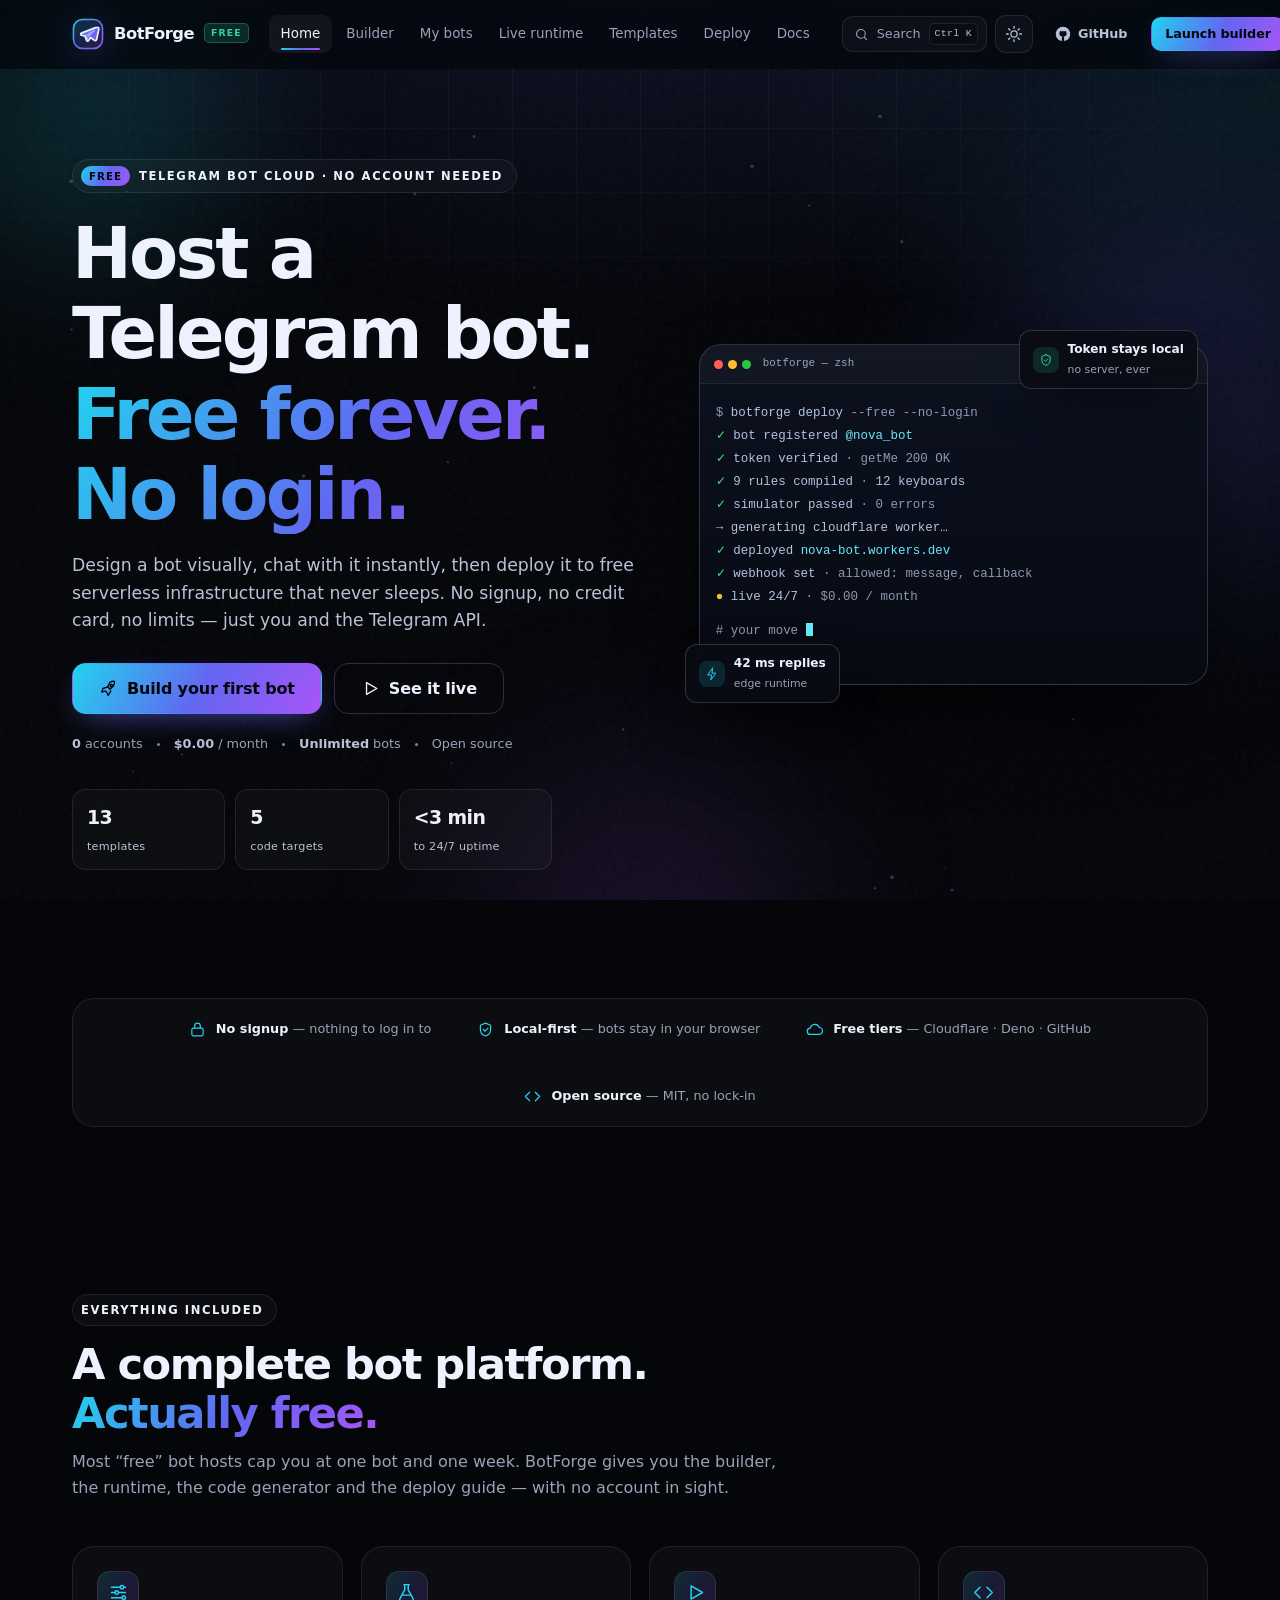
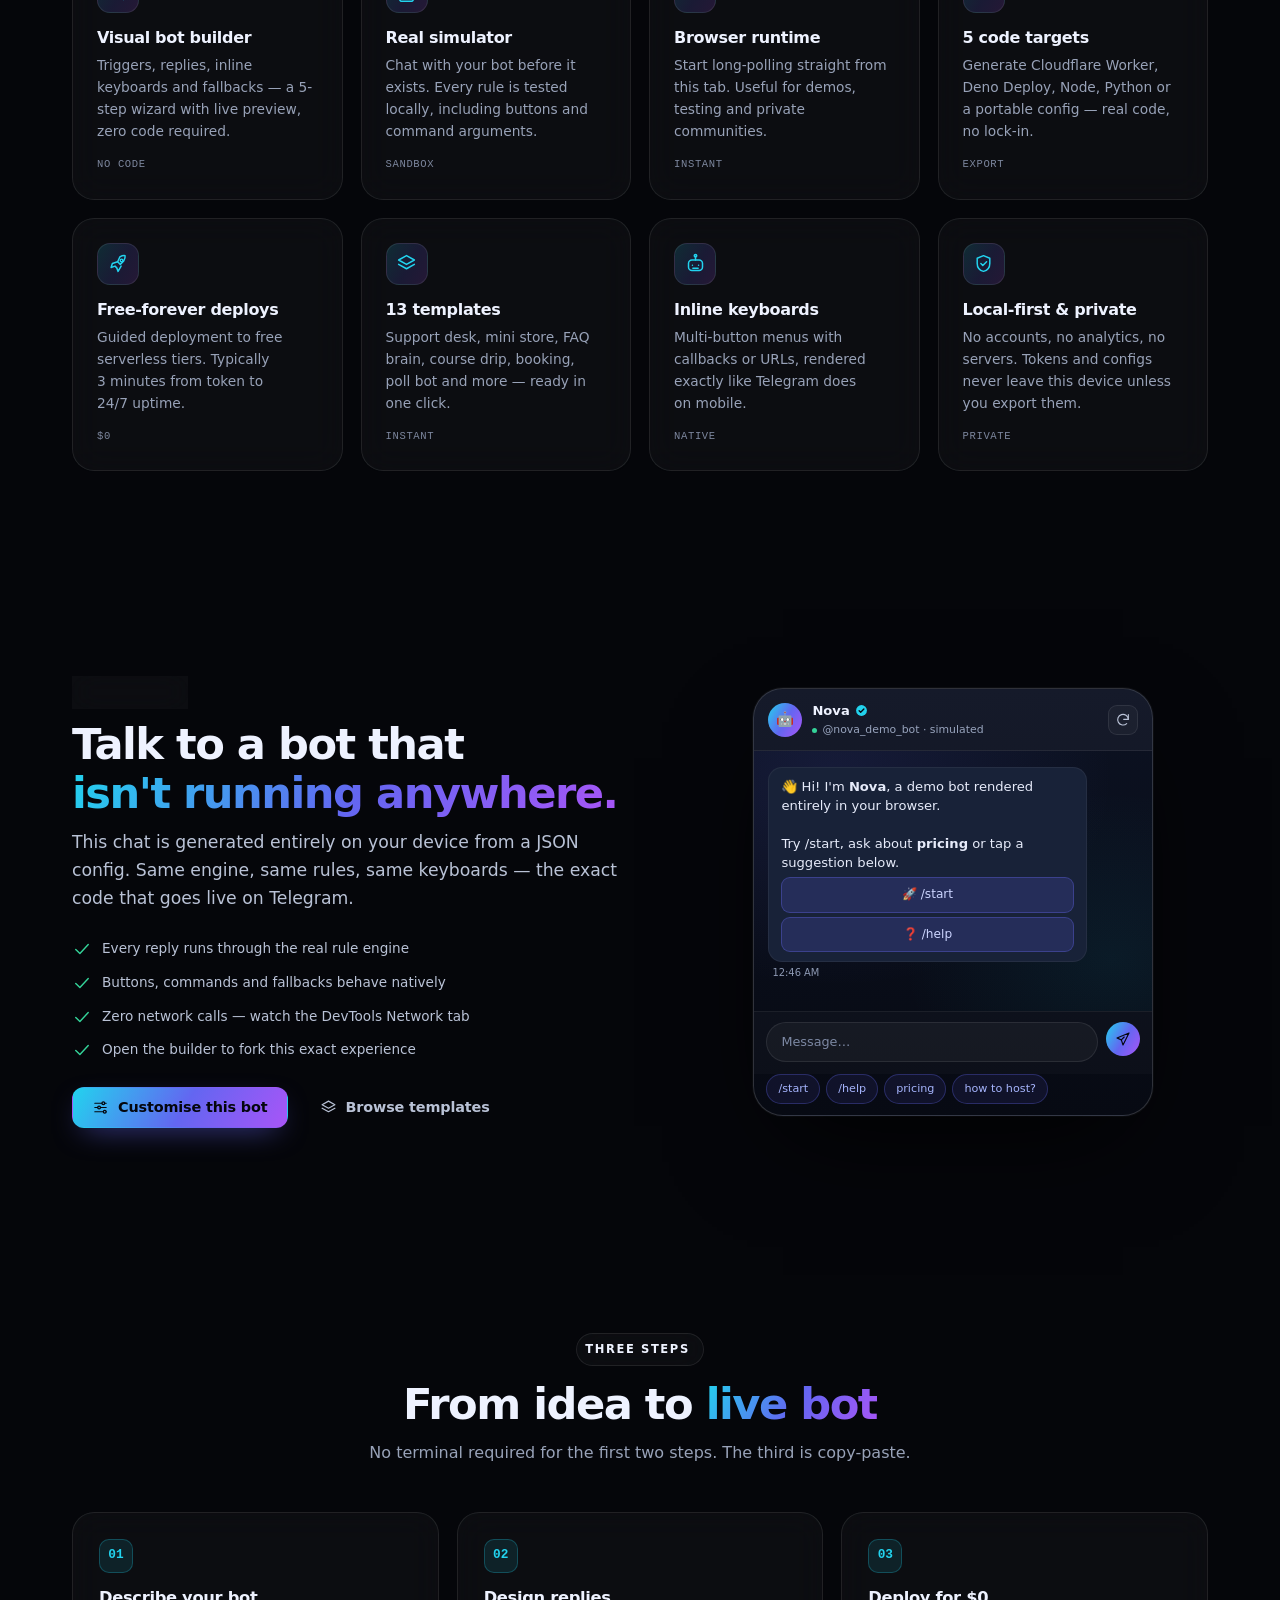
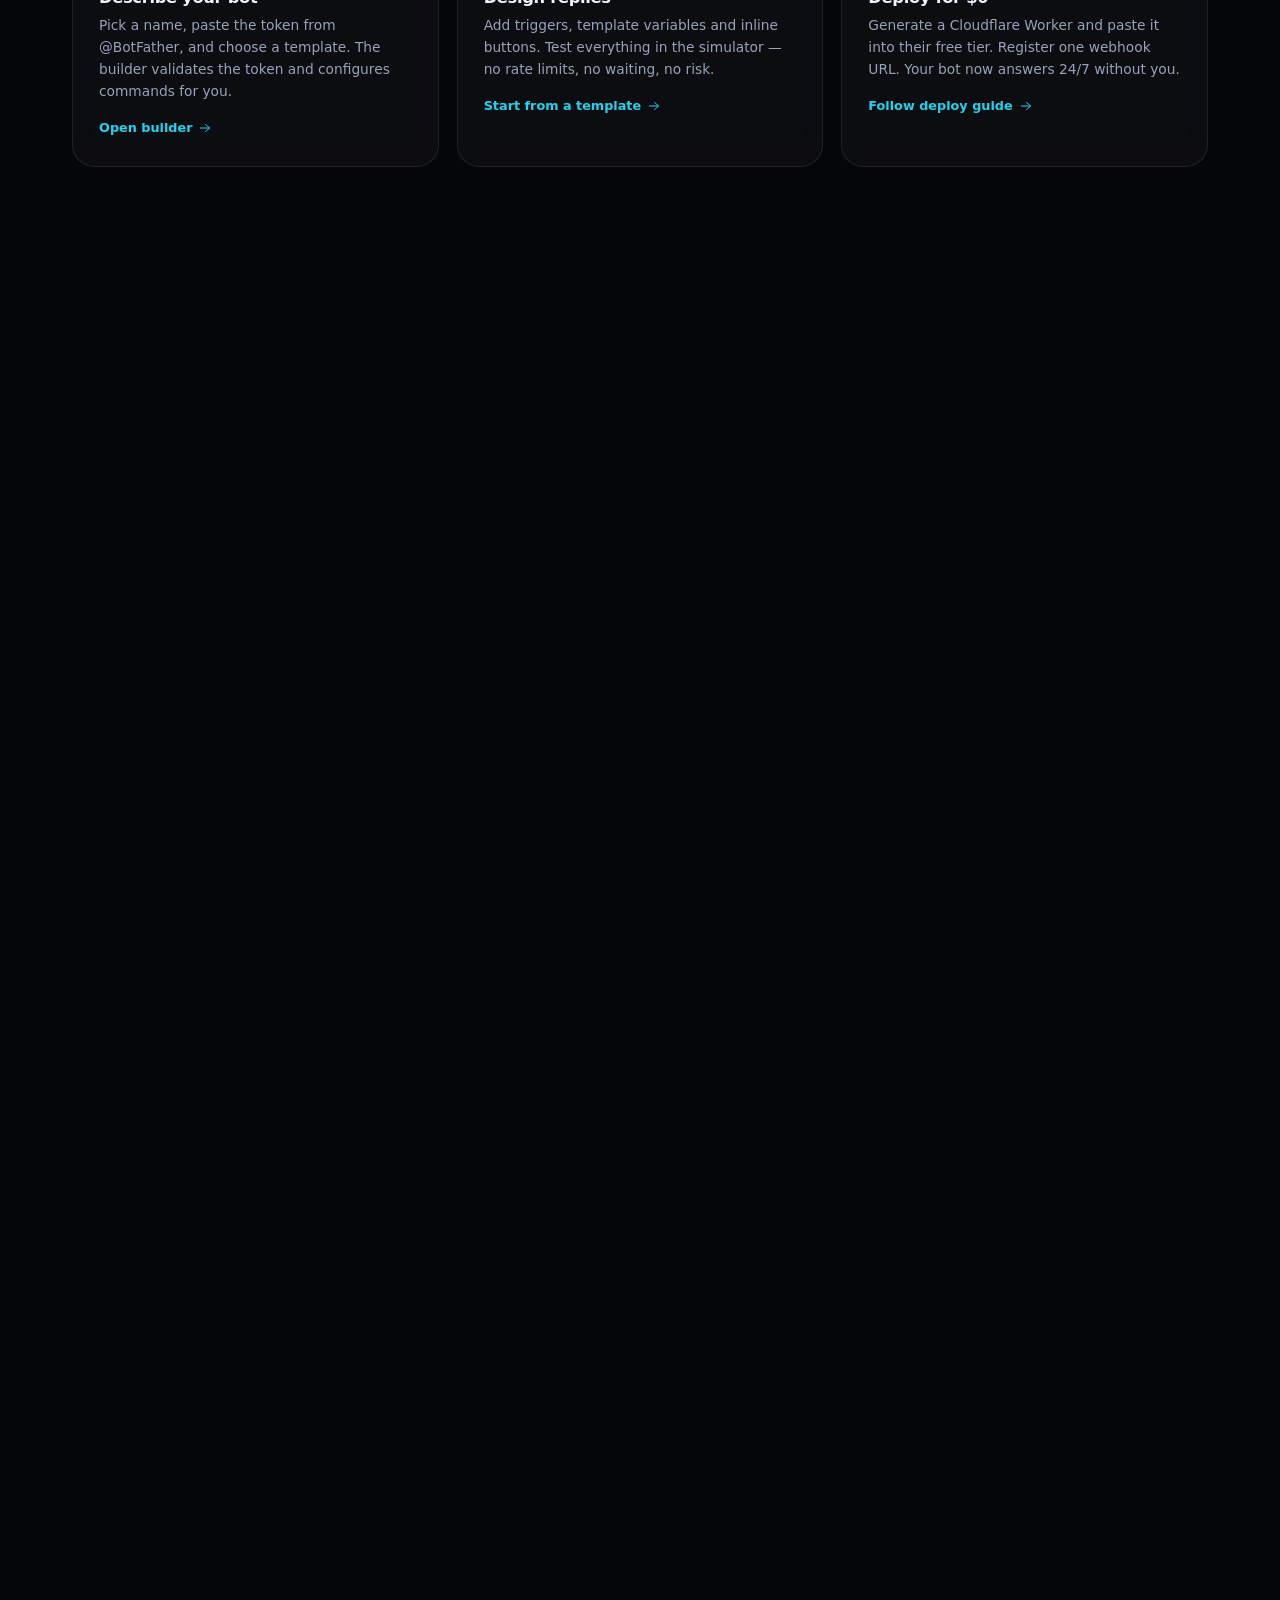
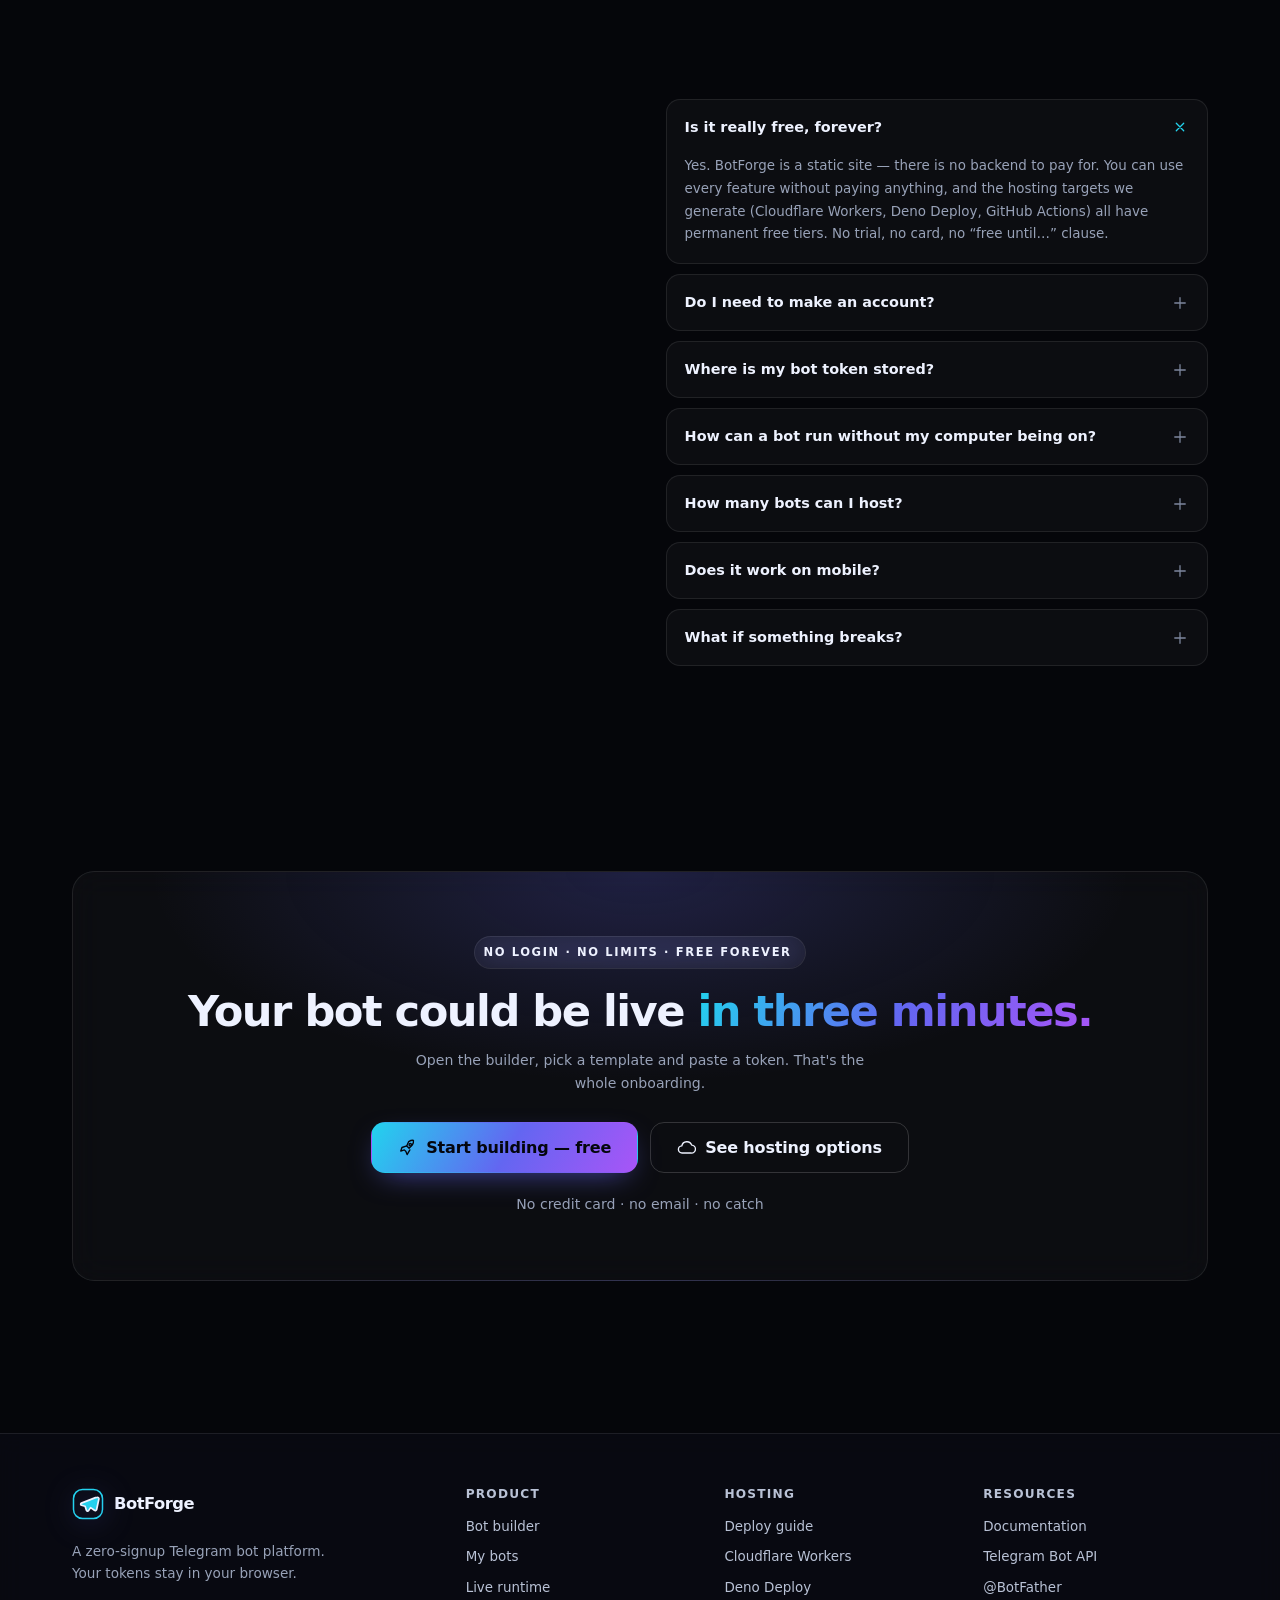
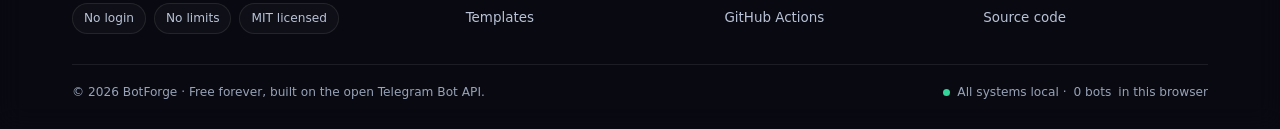
<file: index.html>
<!doctype html>
<html lang="en" data-theme="dark">
<head>
  <meta charset="utf-8" />
  <meta name="viewport" content="width=device-width, initial-scale=1, viewport-fit=cover" />
  <title>BotForge — Free Telegram Bot Hosting, No Login, Unlimited</title>
  <meta name="description" content="BotForge is a zero-signup Telegram bot platform. Build bots visually, test them live, run them in your browser, and deploy to free serverless hosts forever. No account, no limits, no credit card." />
  <meta name="theme-color" content="#05060a" />
  <meta name="color-scheme" content="dark light" />
  <meta name="keywords" content="telegram bot hosting, free telegram bot, telegram bot builder, no login, cloudflare worker, deno deploy, serverless telegram bot" />
  <meta property="og:type" content="website" />
  <meta property="og:title" content="BotForge — Free Telegram Bot Hosting. No Login. Unlimited." />
  <meta property="og:description" content="Visual Telegram bot builder + in-browser runtime + one-click serverless deploys. Free forever, no account required." />
  <meta property="og:site_name" content="BotForge" />
  <meta property="og:image" content="https://arslanansari1629-blip.github.io/AI/assets/img/og.png" />
  <meta property="og:image:width" content="1200" />
  <meta property="og:image:height" content="630" />
  <meta property="og:image:alt" content="BotForge — free Telegram bot hosting with no login" />
  <meta property="og:url" content="https://arslanansari1629-blip.github.io/AI/" />
  <meta name="twitter:card" content="summary_large_image" />
  <meta name="twitter:image" content="https://arslanansari1629-blip.github.io/AI/assets/img/og.png" />
  <meta name="twitter:title" content="BotForge — Free Telegram Bot Hosting. No Login. Unlimited." />
  <meta name="twitter:description" content="Visual Telegram bot builder, in-browser runtime and one-click free serverless deploys. No account needed." />
  <link rel="canonical" href="https://arslanansari1629-blip.github.io/AI/" />
  <link rel="icon" href="assets/img/favicon.svg" type="image/svg+xml" />
  <link rel="apple-touch-icon" href="assets/img/icon-192.png" />
  <link rel="manifest" href="manifest.webmanifest" />
  <link rel="stylesheet" href="assets/css/base.css" />
  <link rel="stylesheet" href="assets/css/app.css" />
  <script type="application/ld+json">
  {
    "@context": "https://schema.org",
    "@type": "SoftwareApplication",
    "name": "BotForge",
    "applicationCategory": "DeveloperApplication",
    "operatingSystem": "Any",
    "offers": { "@type": "Offer", "price": "0", "priceCurrency": "USD" },
    "description": "Zero-signup Telegram bot builder, browser runtime and free serverless deploy kit."
  }
  </script>
</head>
<body>
  <a class="skip-link" href="#view">Skip to content</a>

  <div class="bg-fx" aria-hidden="true">
    <canvas id="bgCanvas"></canvas>
    <div class="orb orb-1"></div>
    <div class="orb orb-2"></div>
    <div class="orb orb-3"></div>
    <div class="grid-overlay"></div>
    <div class="noise"></div>
  </div>

  <header class="hdr" id="hdr">
    <div class="hdr-inner">
      <a class="brand" href="#/">
        <span class="brand-mark" aria-hidden="true">
          <svg viewBox="0 0 32 32" fill="none" xmlns="http://www.w3.org/2000/svg">
            <defs>
              <linearGradient id="bm" x1="0" y1="0" x2="32" y2="32" gradientUnits="userSpaceOnUse">
                <stop stop-color="#22d3ee"/><stop offset=".55" stop-color="#6366f1"/><stop offset="1" stop-color="#a855f7"/>
              </linearGradient>
            </defs>
            <rect x="1.5" y="1.5" width="29" height="29" rx="9" fill="url(#bm)" opacity=".18"/>
            <rect x="1.5" y="1.5" width="29" height="29" rx="9" stroke="url(#bm)" stroke-width="1.5"/>
            <path d="M23.5 9.6 9.4 15.1c-1 .4-1 1.8.1 2.1l3.6 1 1.3 4.1c.3 1 1.6 1.2 2.2.3l2-3 3.8 2.7c.9.6 2.1.1 2.3-1l2.2-10.4c.2-1.1-.9-1.9-1.9-1.4Z" fill="url(#bm)"/>
            <path d="m13.4 18.1 8.8-5.6-6.6 6.6-.2 2.8-2-3.8Z" fill="#05060a" opacity=".45"/>
          </svg>
        </span>
        <span class="brand-name">BotForge</span>
        <span class="brand-badge">FREE</span>
      </a>

      <nav class="nav" id="nav" aria-label="Primary">
        <a href="#/" data-nav="home">Home</a>
        <a href="#/builder" data-nav="builder">Builder</a>
        <a href="#/bots" data-nav="bots">My bots</a>
        <a href="#/runtime" data-nav="runtime">Live runtime</a>
        <a href="#/templates" data-nav="templates">Templates</a>
        <a href="#/deploy" data-nav="deploy">Deploy</a>
        <a href="#/docs" data-nav="docs">Docs</a>
      </nav>

      <div class="hdr-actions">
        <button class="kbd-btn" id="paletteBtn" type="button" aria-keyshortcuts="Control+K Meta+K" title="Search (Ctrl K)">
          <svg viewBox="0 0 24 24" aria-hidden="true"><circle cx="11" cy="11" r="7"/><path d="m20 20-3.5-3.5"/></svg>
          <span>Search</span>
          <kbd>Ctrl K</kbd>
        </button>
        <button class="icon-btn" id="themeBtn" type="button" aria-label="Toggle color theme">
          <svg class="ico-sun" viewBox="0 0 24 24" aria-hidden="true"><circle cx="12" cy="12" r="4.2"/><path d="M12 2v2.4M12 19.6V22M2 12h2.4M19.6 12H22M4.9 4.9l1.7 1.7M17.4 17.4l1.7 1.7M19.1 4.9l-1.7 1.7M6.6 17.4l-1.7 1.7"/></svg>
          <svg class="ico-moon" viewBox="0 0 24 24" aria-hidden="true"><path d="M20.5 14.6A8.7 8.7 0 0 1 9.4 3.5a8.7 8.7 0 1 0 11.1 11.1Z"/></svg>
        </button>
        <a class="btn btn-ghost btn-sm gh-link" href="https://github.com/arslanansari1629-blip/AI" target="_blank" rel="noopener">
          <svg viewBox="0 0 24 24" aria-hidden="true" class="gh-ico"><path d="M12 2a10 10 0 0 0-3.16 19.49c.5.09.68-.22.68-.48v-1.7c-2.78.6-3.37-1.34-3.37-1.34-.45-1.16-1.11-1.47-1.11-1.47-.9-.62.07-.6.07-.6 1 .07 1.53 1.03 1.53 1.03.9 1.53 2.34 1.09 2.91.83.09-.65.35-1.09.63-1.34-2.22-.25-4.55-1.11-4.55-4.94 0-1.09.39-1.98 1.03-2.68-.1-.25-.45-1.27.1-2.64 0 0 .84-.27 2.75 1.02a9.5 9.5 0 0 1 5 0c1.91-1.29 2.75-1.02 2.75-1.02.55 1.37.2 2.39.1 2.64.64.7 1.03 1.59 1.03 2.68 0 3.84-2.34 4.69-4.57 4.93.36.31.68.92.68 1.85v2.74c0 .27.18.58.69.48A10 10 0 0 0 12 2Z" fill="currentColor"/></svg>
          <span>GitHub</span>
        </a>
        <a class="btn btn-primary btn-sm hdr-cta" href="#/builder">Launch builder</a>
        <button class="burger" id="burger" type="button" aria-label="Open menu" aria-expanded="false" aria-controls="nav">
          <span></span><span></span><span></span>
        </button>
      </div>
    </div>
    <div class="hdr-progress" id="routeProgress"></div>
  </header>

  <main id="view" tabindex="-1">
    <noscript>
      <div class="wrap" style="padding:120px 0">
        <h1>BotForge needs JavaScript</h1>
        <p class="muted">This is a client-side app — your bot configs never leave your device.</p>
      </div>
    </noscript>
  </main>

  <footer class="site-footer">
    <div class="wrap">
      <div class="footer-grid">
        <div class="footer-brand">
          <a class="brand" href="#/">
            <span class="brand-mark" aria-hidden="true">
              <svg viewBox="0 0 32 32" fill="none"><rect x="1.5" y="1.5" width="29" height="29" rx="9" stroke="url(#bmf)" stroke-width="1.5"/><path d="M23.5 9.6 9.4 15.1c-1 .4-1 1.8.1 2.1l3.6 1 1.3 4.1c.3 1 1.6 1.2 2.2.3l2-3 3.8 2.7c.9.6 2.1.1 2.3-1l2.2-10.4c.2-1.1-.9-1.9-1.9-1.4Z" fill="url(#bmf)"/><defs><linearGradient id="bmf" x1="0" y1="0" x2="32" y2="32"><stop stop-color="#22d3ee"/><stop offset=".55" stop-color="#6366f1"/><stop offset="1" stop-color="#a855f7"/></linearGradient></defs></svg>
            </span>
            <span class="brand-name">BotForge</span>
          </a>
          <p class="muted small">A zero-signup Telegram bot platform.<br />Your tokens stay in your browser.</p>
          <div class="pill-row">
            <span class="pill">No login</span>
            <span class="pill">No limits</span>
            <span class="pill">MIT licensed</span>
          </div>
        </div>
        <div class="footer-col">
          <h2 class="footer-h">Product</h2>
          <a href="#/builder">Bot builder</a>
          <a href="#/bots">My bots</a>
          <a href="#/runtime">Live runtime</a>
          <a href="#/templates">Templates</a>
        </div>
        <div class="footer-col">
          <h2 class="footer-h">Hosting</h2>
          <a href="#/deploy">Deploy guide</a>
          <a href="#/deploy">Cloudflare Workers</a>
          <a href="#/deploy">Deno Deploy</a>
          <a href="#/deploy">GitHub Actions</a>
        </div>
        <div class="footer-col">
          <h2 class="footer-h">Resources</h2>
          <a href="#/docs">Documentation</a>
          <a href="https://core.telegram.org/bots/api" target="_blank" rel="noopener">Telegram Bot API</a>
          <a href="https://t.me/BotFather" target="_blank" rel="noopener">@BotFather</a>
          <a href="https://github.com/arslanansari1629-blip/AI" target="_blank" rel="noopener">Source code</a>
        </div>
      </div>
      <div class="footer-bottom">
        <span>© <span id="year">2026</span> BotForge · Free forever, built on the open Telegram Bot API.</span>
        <span class="footer-status"><i class="dot-live"></i> All systems local · <span id="footerBots">0 bots</span> in this browser</span>
      </div>
    </div>
  </footer>

  <div class="toasts" id="toasts" role="status" aria-live="polite"></div>
  <div class="modal-root" id="modalRoot" hidden></div>

  <div class="palette" id="palette" hidden>
    <div class="palette-backdrop" data-close></div>
    <div class="palette-box" role="dialog" aria-modal="true" aria-label="Command palette">
      <div class="palette-head">
        <svg viewBox="0 0 24 24" aria-hidden="true"><circle cx="11" cy="11" r="7"/><path d="m20 20-3.5-3.5"/></svg>
        <input id="paletteInput" type="text" placeholder="Jump to a page or run a command…" autocomplete="off" spellcheck="false" aria-label="Search commands" />
        <kbd>Esc</kbd>
      </div>
      <div class="palette-list" id="paletteList" role="listbox"></div>
      <div class="palette-foot">
        <span><kbd>↑</kbd><kbd>↓</kbd> navigate</span>
        <span><kbd>↵</kbd> open</span>
        <span><kbd>Esc</kbd> close</span>
      </div>
    </div>
  </div>

  <script type="module" src="assets/js/main.js"></script>
</body>
</html>
</file>
<file: assets/css/base.css>
/* ============================================================
   BotForge — Design tokens, reset & primitives
   ============================================================ */

:root {
  --font-sans: "Inter var", Inter, ui-sans-serif, system-ui, -apple-system, "Segoe UI", Roboto, "Helvetica Neue", Arial, sans-serif;
  --font-mono: "JetBrains Mono", ui-monospace, SFMono-Regular, "SF Mono", Menlo, Consolas, "Liberation Mono", monospace;

  --bg: #05060a;
  --bg-soft: #0a0c14;
  --surface: rgba(255, 255, 255, 0.032);
  --surface-2: rgba(255, 255, 255, 0.055);
  --surface-3: rgba(255, 255, 255, 0.08);
  --border: rgba(255, 255, 255, 0.085);
  --border-strong: rgba(255, 255, 255, 0.16);
  --text: #eef2ff;
  --text-dim: #b9c2d6;
  --muted: #98a2b8;
  --faint: #7d879e;

  --brand-1: #22d3ee;
  --brand-2: #6366f1;
  --brand-3: #a855f7;
  --brand-grad: linear-gradient(120deg, #22d3ee 0%, #6366f1 52%, #a855f7 100%);
  --brand-grad-soft: linear-gradient(120deg, rgba(34, 211, 238, 0.16), rgba(99, 102, 241, 0.16) 55%, rgba(168, 85, 247, 0.16));

  --ok: #34d399;
  --warn: #fbbf24;
  --danger: #fb7185;
  --info: #60a5fa;

  --radius-sm: 10px;
  --radius: 16px;
  --radius-lg: 22px;
  --radius-xl: 30px;

  --shadow-sm: 0 2px 10px rgba(0, 0, 0, 0.25);
  --shadow: 0 18px 50px -18px rgba(0, 0, 0, 0.8);
  --shadow-glow: 0 0 0 1px rgba(99, 102, 241, 0.28), 0 18px 60px -18px rgba(99, 102, 241, 0.5);

  --hdr-h: 68px;
  --maxw: 1200px;
  --ease: cubic-bezier(0.22, 1, 0.36, 1);
  --ease-out: cubic-bezier(0.16, 1, 0.3, 1);
}

[data-theme="light"] {
  --bg: #f4f6fc;
  --bg-soft: #eef1fa;
  --surface: rgba(255, 255, 255, 0.78);
  --surface-2: #ffffff;
  --surface-3: #f1f4fc;
  --border: rgba(15, 23, 42, 0.09);
  --border-strong: rgba(15, 23, 42, 0.16);
  --text: #0b1220;
  --text-dim: #2a3550;
  --muted: #4d5972;
  --faint: #5f6a82;

  --brand-1: #0891b2;
  --brand-2: #4f46e5;
  --brand-3: #9333ea;
  --brand-grad: linear-gradient(120deg, #0891b2 0%, #4f46e5 52%, #9333ea 100%);

  --ok: #047857;
  --warn: #92400e;
  --danger: #be123c;
  --info: #1d4ed8;

  --shadow-sm: 0 1px 3px rgba(15, 23, 42, 0.06);
  --shadow: 0 20px 50px -24px rgba(15, 23, 42, 0.28);
  --shadow-glow: 0 0 0 1px rgba(79, 70, 229, 0.22), 0 18px 50px -22px rgba(79, 70, 229, 0.35);
}

/* ----------------------------- reset ----------------------------- */
*,
*::before,
*::after { box-sizing: border-box; }

* { margin: 0; }

html {
  -webkit-text-size-adjust: 100%;
  scroll-behavior: smooth;
  scrollbar-color: var(--surface-3) transparent;
}

body {
  min-height: 100dvh;
  background: var(--bg);
  color: var(--text);
  font-family: var(--font-sans);
  font-size: 16px;
  line-height: 1.6;
  font-feature-settings: "cv02", "cv03", "cv04", "ss01";
  -webkit-font-smoothing: antialiased;
  text-rendering: optimizeLegibility;
  overflow-x: hidden;
}

img, svg, canvas { display: block; max-width: 100%; }
svg { fill: none; stroke: currentColor; stroke-width: 1.7; stroke-linecap: round; stroke-linejoin: round; }

a { color: inherit; text-decoration: none; }
button { font: inherit; color: inherit; background: none; border: 0; cursor: pointer; }
input, select, textarea { font: inherit; color: inherit; }
ul, ol { padding: 0; list-style: none; }
code, pre, kbd { font-family: var(--font-mono); }

::selection { background: rgba(99, 102, 241, 0.35); color: #fff; }
[data-theme="light"] ::selection { background: rgba(99, 102, 241, 0.2); color: #0b1220; }

:focus-visible {
  outline: 2px solid var(--brand-1);
  outline-offset: 2px;
  border-radius: 6px;
}

::-webkit-scrollbar { width: 10px; height: 10px; }
::-webkit-scrollbar-track { background: transparent; }
::-webkit-scrollbar-thumb {
  background: var(--surface-3);
  border-radius: 99px;
  border: 2px solid transparent;
  background-clip: content-box;
}
::-webkit-scrollbar-thumb:hover { background: var(--border-strong); background-clip: content-box; }

/* ----------------------------- typography ----------------------------- */
h1, h2, h3, h4 {
  line-height: 1.12;
  letter-spacing: -0.028em;
  font-weight: 700;
  text-wrap: balance;
}

h1 { font-size: clamp(2.4rem, 5.6vw, 4.6rem); letter-spacing: -0.04em; }
h2 { font-size: clamp(1.75rem, 3.4vw, 2.7rem); letter-spacing: -0.035em; }
h3 { font-size: clamp(1.08rem, 1.6vw, 1.3rem); letter-spacing: -0.02em; }

p { text-wrap: pretty; }

.lead {
  font-size: clamp(1rem, 1.35vw, 1.16rem);
  color: var(--text-dim);
  max-width: 62ch;
}

.muted { color: var(--muted); }
.small { font-size: 0.85rem; }
.tiny { font-size: 0.74rem; }
.mono { font-family: var(--font-mono); }
.gradient-text {
  background: var(--brand-grad);
  -webkit-background-clip: text;
  background-clip: text;
  color: transparent;
}
.nowrap { white-space: nowrap; }
.center { text-align: center; }
.mx-auto { margin-inline: auto; }
.sr-only {
  position: absolute; width: 1px; height: 1px; padding: 0; margin: -1px;
  overflow: hidden; clip: rect(0, 0, 0, 0); white-space: nowrap; border: 0;
}

/* ----------------------------- layout ----------------------------- */
.wrap {
  width: 100%;
  max-width: var(--maxw);
  margin-inline: auto;
  padding-inline: clamp(18px, 4vw, 32px);
}

.section { padding-block: clamp(56px, 8vw, 104px); position: relative; }
.section-tight { padding-block: clamp(36px, 5vw, 64px); }
.stack { display: flex; flex-direction: column; }
.row { display: flex; align-items: center; gap: 12px; flex-wrap: wrap; }
.row-between { display: flex; align-items: center; justify-content: space-between; gap: 16px; flex-wrap: wrap; }
.spacer { flex: 1; }
.grid { display: grid; gap: 18px; }
.g-2 { grid-template-columns: repeat(2, minmax(0, 1fr)); }
.g-3 { grid-template-columns: repeat(3, minmax(0, 1fr)); }
.g-4 { grid-template-columns: repeat(4, minmax(0, 1fr)); }

@media (max-width: 900px) {
  .g-3, .g-4 { grid-template-columns: repeat(2, minmax(0, 1fr)); }
}
@media (max-width: 640px) {
  .g-2, .g-3, .g-4 { grid-template-columns: 1fr; }
}

/* ----------------------------- eyebrow / badges ----------------------------- */
.eyebrow {
  display: inline-flex;
  align-items: center;
  gap: 9px;
  padding: 6px 13px 6px 8px;
  border: 1px solid var(--border);
  background: var(--surface);
  border-radius: 99px;
  font-size: 0.72rem;
  font-weight: 600;
  letter-spacing: 0.14em;
  text-transform: uppercase;
  color: var(--text);
  backdrop-filter: blur(14px);
}
.eyebrow .tag {
  padding: 2px 8px;
  border-radius: 99px;
  background: var(--brand-grad);
  color: #04070f;
  font-size: 0.64rem;
  letter-spacing: 0.1em;
}
[data-theme="light"] .eyebrow .tag { color: #fff; }

.pill {
  display: inline-flex;
  align-items: center;
  gap: 7px;
  padding: 5px 11px;
  border-radius: 99px;
  border: 1px solid var(--border);
  background: var(--surface);
  font-size: 0.76rem;
  color: var(--text-dim);
  white-space: nowrap;
}
.pill.ok { color: var(--ok); border-color: color-mix(in srgb, var(--ok) 38%, transparent); background: color-mix(in srgb, var(--ok) 14%, transparent); }
.pill.warn { color: var(--warn); border-color: color-mix(in srgb, var(--warn) 38%, transparent); background: color-mix(in srgb, var(--warn) 14%, transparent); }
.pill.danger { color: var(--danger); border-color: color-mix(in srgb, var(--danger) 38%, transparent); background: color-mix(in srgb, var(--danger) 14%, transparent); }
.pill.info { color: var(--info); border-color: color-mix(in srgb, var(--info) 38%, transparent); background: color-mix(in srgb, var(--info) 14%, transparent); }

.pill-row { display: flex; gap: 8px; flex-wrap: wrap; }

.dot-live {
  width: 7px; height: 7px; border-radius: 50%;
  background: var(--ok);
  box-shadow: 0 0 0 0 rgba(52, 211, 153, 0.6);
  animation: pulse-dot 2.4s var(--ease) infinite;
  flex: none;
}
.dot-live.off { background: var(--faint); animation: none; box-shadow: none; }
.dot-live.warn { background: var(--warn); }

/* ----------------------------- buttons ----------------------------- */
.btn {
  --btn-bg: var(--surface);
  --btn-border: var(--border);
  position: relative;
  display: inline-flex;
  align-items: center;
  justify-content: center;
  gap: 9px;
  padding: 11px 19px;
  border-radius: 12px;
  border: 1px solid var(--btn-border);
  background: var(--btn-bg);
  color: var(--text);
  font-size: 0.9rem;
  font-weight: 600;
  letter-spacing: -0.01em;
  line-height: 1.2;
  white-space: nowrap;
  transition: transform 0.18s var(--ease), border-color 0.18s, background 0.18s, box-shadow 0.25s, opacity 0.18s;
  user-select: none;
}
.btn svg { width: 17px; height: 17px; flex: none; }
.btn:hover { border-color: var(--border-strong); background: var(--surface-2); transform: translateY(-1px); }
.btn:active { transform: translateY(0) scale(0.99); }
.btn[disabled], .btn.is-busy { opacity: 0.55; pointer-events: none; }

.btn-primary {
  background: var(--brand-grad);
  border-color: transparent;
  color: #04060d;
  box-shadow: 0 10px 30px -12px rgba(99, 102, 241, 0.75);
}
.btn-primary:hover {
  background: var(--brand-grad);
  box-shadow: 0 16px 44px -14px rgba(99, 102, 241, 0.95), 0 0 0 1px rgba(255, 255, 255, 0.12) inset;
  filter: saturate(1.12) brightness(1.04);
}
[data-theme="light"] .btn-primary { color: #fff; }

.btn-ghost { background: transparent; border-color: transparent; color: var(--text-dim); }
.btn-ghost:hover { color: var(--text); }
.btn-ghost:hover { background: var(--surface); border-color: var(--border); color: var(--text); }

.btn-outline { background: transparent; border-color: var(--border-strong); }
.btn-outline:hover { background: var(--surface); }

.btn-danger { color: var(--danger); border-color: color-mix(in srgb, var(--danger) 30%, transparent); background: color-mix(in srgb, var(--danger) 8%, transparent); }
.btn-danger:hover { background: color-mix(in srgb, var(--danger) 16%, transparent); border-color: color-mix(in srgb, var(--danger) 45%, transparent); }

.btn-success { color: var(--ok); border-color: color-mix(in srgb, var(--ok) 30%, transparent); background: color-mix(in srgb, var(--ok) 8%, transparent); }
.btn-success:hover { background: color-mix(in srgb, var(--ok) 16%, transparent); }

.btn-sm { padding: 8px 13px; font-size: 0.8rem; border-radius: 10px; gap: 7px; }
.btn-sm svg { width: 15px; height: 15px; }
.btn-lg { padding: 15px 26px; font-size: 1rem; border-radius: 14px; }
.btn-lg svg { width: 19px; height: 19px; }
.btn-icon { padding: 9px; border-radius: 10px; }
.btn-icon svg { width: 17px; height: 17px; }
.btn-block { width: 100%; }

.icon-btn {
  display: inline-grid;
  place-items: center;
  width: 38px; height: 38px;
  border-radius: 11px;
  border: 1px solid var(--border);
  background: var(--surface);
  color: var(--text-dim);
  transition: background 0.18s, color 0.18s, border-color 0.18s, transform 0.18s;
}
.icon-btn svg { width: 18px; height: 18px; }
.icon-btn:hover { background: var(--surface-2); color: var(--text); border-color: var(--border-strong); transform: translateY(-1px); }

.kbd-btn {
  display: inline-flex;
  align-items: center;
  gap: 8px;
  height: 36px;
  padding: 0 8px 0 11px;
  border-radius: 11px;
  border: 1px solid var(--border);
  background: var(--surface);
  color: var(--muted);
  font-size: 0.8rem;
  transition: border-color 0.18s, background 0.18s, color 0.18s;
}
.kbd-btn:hover { border-color: var(--border-strong); color: var(--text); background: var(--surface-2); }
.kbd-btn kbd { color: var(--text-dim); }
.kbd-btn svg { width: 15px; height: 15px; }
.kbd-btn kbd {
  font-size: 0.62rem;
  padding: 3px 5px;
  border-radius: 5px;
  border: 1px solid var(--border);
  background: var(--bg-soft);
  color: var(--text-dim);
  letter-spacing: 0.03em;
}

kbd {
  display: inline-grid;
  place-items: center;
  min-width: 20px;
  padding: 1px 5px;
  border-radius: 5px;
  border: 1px solid var(--border);
  background: var(--surface-2);
  color: var(--text-dim);
  font-size: 0.68rem;
  line-height: 1.5;
}

/* ----------------------------- forms ----------------------------- */
.field { display: flex; flex-direction: column; gap: 7px; }
.field + .field { margin-top: 16px; }
.label {
  display: flex; align-items: center; gap: 8px;
  font-size: 0.79rem;
  font-weight: 600;
  letter-spacing: 0.01em;
  color: var(--text-dim);
}
.label .req { color: var(--brand-1); }
.label .hint-dot { color: var(--muted); font-weight: 400; }
.field-hint { font-size: 0.74rem; color: var(--muted); line-height: 1.5; }
.field-hint code { font-size: 0.72rem; color: var(--brand-1); }

.input, .textarea, .select {
  width: 100%;
  padding: 11px 13px;
  border-radius: 11px;
  border: 1px solid var(--border);
  background: var(--bg-soft);
  color: var(--text);
  font-size: 0.88rem;
  transition: border-color 0.18s, box-shadow 0.18s, background 0.18s;
  min-height: 42px;
}
[data-theme="light"] .input,
[data-theme="light"] .textarea,
[data-theme="light"] .select { background: #fff; }
.input::placeholder, .textarea::placeholder { color: var(--faint); }
.input:focus, .textarea:focus, .select:focus {
  outline: none;
  border-color: color-mix(in srgb, var(--brand-2) 65%, transparent);
  box-shadow: 0 0 0 3px color-mix(in srgb, var(--brand-2) 18%, transparent);
  background: var(--surface-2);
}
.textarea { min-height: 104px; resize: vertical; line-height: 1.55; font-family: var(--font-sans); }
.textarea.mono-input { font-family: var(--font-mono); font-size: 0.8rem; }
.select { appearance: none; background-image: url("data:image/svg+xml,%3Csvg xmlns='http://www.w3.org/2000/svg' width='16' height='16' viewBox='0 0 24 24' fill='none' stroke='%238791aa' stroke-width='2' stroke-linecap='round'%3E%3Cpath d='m6 9 6 6 6-6'/%3E%3C/svg%3E"); background-repeat: no-repeat; background-position: right 12px center; padding-right: 34px; cursor: pointer; }
[data-theme="light"] .select { background-color: #fff; }

.input-row { display: flex; gap: 8px; align-items: center; }
.input-row .input { flex: 1; min-width: 0; }

.input-affix {
  display: flex;
  align-items: stretch;
  border: 1px solid var(--border);
  border-radius: 11px;
  background: var(--bg-soft);
  overflow: hidden;
  transition: border-color 0.18s, box-shadow 0.18s;
}
.input-affix:focus-within { border-color: color-mix(in srgb, var(--brand-2) 65%, transparent); box-shadow: 0 0 0 3px color-mix(in srgb, var(--brand-2) 18%, transparent); }
.input-affix .prefix, .input-affix .suffix {
  display: grid; place-items: center;
  padding-inline: 12px;
  color: var(--text-dim);
  font-size: 0.8rem;
  font-family: var(--font-mono);
  background: var(--surface);
  white-space: nowrap;
}
.input-affix .input { border: 0; background: transparent; box-shadow: none !important; border-radius: 0; }
[data-theme="light"] .input-affix .input { background: #fff; }

.switch {
  position: relative;
  display: inline-flex;
  align-items: center;
  gap: 10px;
  cursor: pointer;
  font-size: 0.84rem;
  color: var(--text-dim);
  user-select: none;
}
.switch input { position: absolute; opacity: 0; width: 0; height: 0; }
.switch .track {
  width: 38px; height: 22px;
  border-radius: 99px;
  background: var(--surface-3);
  border: 1px solid var(--border);
  transition: background 0.2s, border-color 0.2s;
  flex: none;
  position: relative;
}
.switch .track::after {
  content: "";
  position: absolute;
  top: 2px; left: 2px;
  width: 16px; height: 16px;
  border-radius: 50%;
  background: var(--muted);
  transition: transform 0.24s var(--ease), background 0.2s;
}
.switch input:checked + .track { background: color-mix(in srgb, var(--brand-2) 55%, transparent); border-color: color-mix(in srgb, var(--brand-2) 65%, transparent); }
.switch input:checked + .track::after { transform: translateX(16px); background: #fff; }
.switch input:focus-visible + .track { outline: 2px solid var(--brand-1); outline-offset: 2px; }

.check {
  display: flex; align-items: flex-start; gap: 10px;
  font-size: 0.84rem; color: var(--text-dim); cursor: pointer; line-height: 1.5;
}
.check input { width: 16px; height: 16px; margin-top: 2px; accent-color: var(--brand-2); flex: none; }

/* ----------------------------- code ----------------------------- */
.code-block {
  position: relative;
  border-radius: var(--radius);
  border: 1px solid var(--border);
  background: #070911;
  overflow: hidden;
}
[data-theme="light"] .code-block { background: #0b1020; }
.code-head {
  display: flex; align-items: center; gap: 10px;
  padding: 9px 12px;
  border-bottom: 1px solid rgba(255, 255, 255, 0.07);
  background: rgba(255, 255, 255, 0.03);
}
.code-head .dots { display: flex; gap: 5px; }
.code-head .dots i { width: 9px; height: 9px; border-radius: 50%; background: rgba(255,255,255,.16); }
.code-head .dots i:nth-child(1) { background: #ff5f57; }
.code-head .dots i:nth-child(2) { background: #febc2e; }
.code-head .dots i:nth-child(3) { background: #28c840; }
.code-head .code-title { font-family: var(--font-mono); font-size: 0.72rem; color: #a9b4c9; margin-right: auto; }
.code-block pre {
  margin: 0;
  padding: 16px;
  overflow: auto;
  max-height: 440px;
  font-size: 0.76rem;
  line-height: 1.65;
  color: #cdd6f4;
  tab-size: 2;
  scrollbar-width: thin;
}
.code-block pre::-webkit-scrollbar-thumb { background: rgba(255,255,255,.14); }
.code-inline {
  font-family: var(--font-mono);
  font-size: 0.82em;
  padding: 2px 6px;
  border-radius: 6px;
  background: var(--surface-3);
  color: var(--brand-1);
  border: 1px solid var(--border);
  white-space: nowrap;
}

/* ----------------------------- animations ----------------------------- */
@keyframes pulse-dot {
  0% { box-shadow: 0 0 0 0 rgba(52, 211, 153, 0.55); }
  70% { box-shadow: 0 0 0 9px rgba(52, 211, 153, 0); }
  100% { box-shadow: 0 0 0 0 rgba(52, 211, 153, 0); }
}
@keyframes float-y {
  0%, 100% { transform: translateY(0); }
  50% { transform: translateY(-12px); }
}
@keyframes shimmer {
  0% { background-position: 200% 0; }
  100% { background-position: -200% 0; }
}
@keyframes spin { to { transform: rotate(360deg); } }
@keyframes fade-up {
  from { opacity: 0; transform: translateY(16px); }
  to { opacity: 1; transform: translateY(0); }
}
@keyframes fade-in { from { opacity: 0; } to { opacity: 1; } }

.reveal { opacity: 0; transform: translateY(22px); transition: opacity 0.7s var(--ease-out), transform 0.7s var(--ease-out); }
.reveal.in { opacity: 1; transform: none; }

.spinner {
  width: 15px; height: 15px;
  border-radius: 50%;
  border: 2px solid color-mix(in srgb, currentColor 25%, transparent);
  border-top-color: currentColor;
  animation: spin 0.7s linear infinite;
  flex: none;
}

@media (prefers-reduced-motion: reduce) {
  *, *::before, *::after {
    animation-duration: 0.001ms !important;
    animation-iteration-count: 1 !important;
    transition-duration: 0.001ms !important;
    scroll-behavior: auto !important;
  }
  .reveal { opacity: 1; transform: none; }
}
</file>
<file: assets/css/app.css>
/* ============================================================
   BotForge — Layout & components
   ============================================================ */

/* ----------------------------- background fx ----------------------------- */
.bg-fx {
  position: fixed;
  inset: 0;
  z-index: 0;
  pointer-events: none;
  overflow: hidden;
  background:
    radial-gradient(1200px 700px at 50% -10%, rgba(99, 102, 241, 0.14), transparent 60%),
    radial-gradient(900px 500px at 100% 10%, rgba(34, 211, 238, 0.09), transparent 60%);
}
[data-theme="light"] .bg-fx {
  background:
    radial-gradient(1200px 700px at 50% -10%, rgba(99, 102, 241, 0.16), transparent 60%),
    radial-gradient(900px 520px at 100% 0%, rgba(34, 211, 238, 0.16), transparent 55%),
    radial-gradient(800px 600px at 0% 90%, rgba(168, 85, 247, 0.1), transparent 60%);
}
#bgCanvas { position: absolute; inset: 0; width: 100%; height: 100%; opacity: 0.55; }
.orb {
  position: absolute;
  border-radius: 50%;
  filter: blur(80px);
  opacity: 0.5;
  will-change: transform;
}
.orb-1 { width: 460px; height: 460px; left: -140px; top: -120px; background: radial-gradient(circle, rgba(34,211,238,.5), transparent 65%); animation: float-y 16s ease-in-out infinite; }
.orb-2 { width: 620px; height: 620px; right: -220px; top: 8%; background: radial-gradient(circle, rgba(99,102,241,.45), transparent 65%); animation: float-y 22s ease-in-out infinite reverse; }
.orb-3 { width: 520px; height: 520px; left: 30%; bottom: -280px; background: radial-gradient(circle, rgba(168,85,247,.35), transparent 65%); animation: float-y 26s ease-in-out infinite; }
[data-theme="light"] .orb { opacity: 0.32; }
.grid-overlay {
  position: absolute; inset: 0;
  background-image:
    linear-gradient(to right, rgba(255,255,255,.035) 1px, transparent 1px),
    linear-gradient(to bottom, rgba(255,255,255,.035) 1px, transparent 1px);
  background-size: 64px 64px;
  mask-image: radial-gradient(ellipse 80% 60% at 50% 0%, #000 20%, transparent 75%);
}
[data-theme="light"] .grid-overlay {
  background-image:
    linear-gradient(to right, rgba(15,23,42,.055) 1px, transparent 1px),
    linear-gradient(to bottom, rgba(15,23,42,.055) 1px, transparent 1px);
}
.noise {
  position: absolute; inset: 0;
  opacity: 0.03;
  background-image: url("data:image/svg+xml,%3Csvg viewBox='0 0 200 200' xmlns='http://www.w3.org/2000/svg'%3E%3Cfilter id='n'%3E%3CfeTurbulence type='fractalNoise' baseFrequency='0.85' numOctaves='3'/%3E%3C/filter%3E%3Crect width='100%25' height='100%25' filter='url(%23n)'/%3E%3C/svg%3E");
}

main { position: relative; z-index: 1; min-height: 60vh; }
.site-footer { position: relative; z-index: 1; }

.skip-link {
  position: absolute;
  left: 12px; top: -60px;
  z-index: 200;
  padding: 10px 16px;
  border-radius: 10px;
  background: var(--brand-2);
  color: #fff;
  font-size: 0.85rem;
  transition: top 0.2s;
}
.skip-link:focus { top: 12px; }

/* ----------------------------- header ----------------------------- */
.hdr {
  position: sticky;
  top: 0;
  z-index: 60;
  backdrop-filter: blur(18px) saturate(1.4);
  background: color-mix(in srgb, var(--bg) 72%, transparent);
  border-bottom: 1px solid transparent;
  transition: border-color 0.25s, background 0.25s;
}
.hdr.scrolled { border-bottom-color: var(--border); background: color-mix(in srgb, var(--bg) 88%, transparent); }
.hdr-inner {
  max-width: var(--maxw);
  margin-inline: auto;
  height: var(--hdr-h);
  padding-inline: clamp(16px, 3vw, 32px);
  display: flex;
  align-items: center;
  gap: 20px;
}
.brand { display: inline-flex; align-items: center; gap: 10px; flex: none; }
.brand-mark { width: 32px; height: 32px; display: block; filter: drop-shadow(0 4px 16px rgba(99, 102, 241, 0.4)); }
.brand-mark svg { width: 100%; height: 100%; }
.brand-name { font-weight: 750; font-size: 1.02rem; letter-spacing: -0.03em; }
.brand-badge {
  font-size: 0.58rem;
  font-weight: 800;
  letter-spacing: 0.12em;
  padding: 2px 6px;
  border-radius: 5px;
  background: color-mix(in srgb, var(--ok) 16%, transparent);
  color: var(--ok);
  border: 1px solid color-mix(in srgb, var(--ok) 30%, transparent);
  transform: translateY(-1px);
}
.nav { display: flex; align-items: center; gap: 2px; margin-inline: auto; }
.nav a {
  position: relative;
  padding: 8px 12px;
  border-radius: 9px;
  font-size: 0.84rem;
  font-weight: 500;
  color: var(--muted);
  transition: color 0.18s, background 0.18s;
  white-space: nowrap;
}
.nav a:hover { color: var(--text); background: var(--surface); }
.nav a.active { color: var(--text); background: var(--surface-2); }
.nav a.active::after {
  content: "";
  position: absolute;
  left: 12px; right: 12px; bottom: 3px;
  height: 2px;
  border-radius: 2px;
  background: var(--brand-grad);
}
.hdr-actions { display: flex; align-items: center; gap: 8px; flex: none; }
.hdr-cta { margin-left: 2px; }
.gh-link { gap: 7px; }
.gh-ico { width: 16px !important; height: 16px !important; }
.hdr-progress {
  position: absolute;
  left: 0; bottom: -1px;
  height: 2px; width: 0%;
  background: var(--brand-grad);
  opacity: 0;
  transition: width 0.4s var(--ease), opacity 0.3s;
  box-shadow: 0 0 12px rgba(99, 102, 241, 0.8);
}
.hdr-progress.loading { opacity: 1; width: 60%; }
.hdr-progress.done { opacity: 0; width: 100%; }

.burger { display: none; width: 38px; height: 38px; border-radius: 10px; border: 1px solid var(--border); background: var(--surface); place-items: center; padding: 0 9px; }
.burger span { display: block; width: 100%; height: 1.6px; background: var(--text-dim); border-radius: 2px; transition: transform 0.25s var(--ease), opacity 0.2s; }
.burger span + span { margin-top: 4px; }
.burger[aria-expanded="true"] span:nth-child(1) { transform: translateY(5.6px) rotate(45deg); }
.burger[aria-expanded="true"] span:nth-child(2) { opacity: 0; }
.burger[aria-expanded="true"] span:nth-child(3) { transform: translateY(-5.6px) rotate(-45deg); }

.ico-moon { display: none; }
[data-theme="light"] .ico-sun { display: none; }
[data-theme="light"] .ico-moon { display: block; }

@media (max-width: 1080px) {
  .kbd-btn span, .kbd-btn kbd { display: none; }
  .nav a { padding: 8px 9px; font-size: 0.8rem; }
}
@media (max-width: 940px) {
  .gh-link span { display: none; }
  .hdr-cta { display: none; }
  .nav {
    position: absolute;
    top: var(--hdr-h);
    left: 0; right: 0;
    flex-direction: column;
    align-items: stretch;
    gap: 4px;
    padding: 12px clamp(16px, 3vw, 32px) 18px;
    background: color-mix(in srgb, var(--bg) 96%, transparent);
    border-bottom: 1px solid var(--border);
    backdrop-filter: blur(20px);
    transform-origin: top;
    display: none;
  }
  .nav.open { display: flex; animation: fade-up 0.28s var(--ease-out); }
  .nav a { padding: 12px 14px; font-size: 0.95rem; border-radius: 10px; }
  .nav a.active::after { display: none; }
  .burger { display: grid; }
  .brand-badge { display: none; }
}

/* ----------------------------- hero ----------------------------- */
.hero { position: relative; padding-block: clamp(48px, 7vw, 92px) clamp(40px, 5vw, 64px); }
.hero-grid {
  display: grid;
  grid-template-columns: minmax(0, 1.05fr) minmax(0, 0.95fr);
  gap: clamp(28px, 5vw, 64px);
  align-items: center;
}
.hero h1 { margin-top: 20px; }
.hero h1 .line-2 { display: block; background: var(--brand-grad); -webkit-background-clip: text; background-clip: text; color: transparent; }
.hero .lead { margin-top: 18px; }
.hero-cta { display: flex; gap: 12px; margin-top: 28px; flex-wrap: wrap; }
.hero-note { display: flex; align-items: center; gap: 14px; margin-top: 20px; font-size: 0.8rem; color: var(--muted); flex-wrap: wrap; }
.hero-note .sep { width: 3px; height: 3px; border-radius: 50%; background: var(--faint); }
.hero-note strong { color: var(--text-dim); font-weight: 600; }
.hero-stats {
  display: grid;
  grid-template-columns: repeat(3, minmax(0, 1fr));
  gap: 10px;
  margin-top: 34px;
  max-width: 480px;
}
.hero-stat {
  padding: 12px 14px;
  border-radius: 13px;
  border: 1px solid var(--border);
  background: var(--surface);
  backdrop-filter: blur(12px);
}
.hero-stat b { display: block; font-size: 1.18rem; letter-spacing: -0.03em; font-variant-numeric: tabular-nums; }
.hero-stat span { font-size: 0.7rem; color: var(--text-dim); letter-spacing: 0.02em; }

.hero-visual { position: relative; }
.hero-visual::before {
  content: "";
  position: absolute;
  inset: -18% -8% -10%;
  background: radial-gradient(closest-side, rgba(99, 102, 241, 0.28), transparent 70%);
  filter: blur(30px);
  z-index: 0;
}
.hero-visual > * { position: relative; z-index: 1; }

.float-badge {
  position: absolute;
  display: flex;
  align-items: center;
  gap: 9px;
  padding: 9px 13px;
  border-radius: 12px;
  border: 1px solid var(--border-strong);
  background: color-mix(in srgb, var(--bg-soft) 88%, transparent);
  backdrop-filter: blur(16px);
  box-shadow: var(--shadow);
  font-size: 0.74rem;
  z-index: 3;
  animation: float-y 7s ease-in-out infinite;
}
.float-badge b { font-size: 0.76rem; }
.float-badge .fb-ico {
  width: 26px; height: 26px;
  border-radius: 8px;
  display: grid; place-items: center;
  background: color-mix(in srgb, var(--ok) 14%, transparent);
  color: var(--ok);
  flex: none;
}
.float-badge .fb-ico svg { width: 14px; height: 14px; }
.fb-1 { top: -14px; right: 2%; animation-delay: -1.4s; }
.fb-2 { bottom: -18px; left: -14px; animation-delay: -3.2s; }

@media (max-width: 960px) {
  .hero-grid { grid-template-columns: 1fr; }
  .hero-visual { max-width: 480px; margin-inline: auto; width: 100%; }
  .fb-2 { left: -6px; }
}
@media (max-width: 520px) {
  .hero-stats { gap: 8px; }
  .hero-stat { padding: 10px; }
  .hero-stat b { font-size: 1rem; }
  .float-badge { display: none; }
}

/* ----------------------------- section heads ----------------------------- */
.section-head { max-width: 720px; margin-bottom: clamp(28px, 4vw, 46px); }
.section-head.center { margin-inline: auto; text-align: center; }
.section-head h2 { margin-top: 14px; }
.section-head p { margin-top: 12px; color: var(--muted); font-size: 1rem; }
.section-head.center p { margin-inline: auto; }

/* ----------------------------- cards ----------------------------- */
.card {
  position: relative;
  border: 1px solid var(--border);
  border-radius: var(--radius-lg);
  background: var(--surface);
  backdrop-filter: blur(16px);
  transition: border-color 0.25s, transform 0.25s var(--ease), background 0.25s, box-shadow 0.25s;
}
.card.pad { padding: clamp(18px, 2.4vw, 26px); }
.card.hover:hover { transform: translateY(-4px); border-color: var(--border-strong); box-shadow: var(--shadow); background: var(--surface-2); }
.card-elevated { background: linear-gradient(180deg, var(--surface-2), var(--surface)); box-shadow: var(--shadow); }
.card-head { display: flex; align-items: flex-start; justify-content: space-between; gap: 14px; margin-bottom: 14px; }
.card h3 + p { margin-top: 7px; }
.card p { color: var(--muted); font-size: 0.88rem; }

.feature { padding: 24px; overflow: hidden; }
.feature::after {
  content: "";
  position: absolute;
  inset: 0;
  background: radial-gradient(240px 120px at var(--mx, 50%) var(--my, 0%), rgba(99, 102, 241, 0.18), transparent 70%);
  opacity: 0;
  transition: opacity 0.3s;
  pointer-events: none;
}
.feature:hover::after { opacity: 1; }
.feature-ico {
  width: 42px; height: 42px;
  border-radius: 13px;
  display: grid; place-items: center;
  background: var(--brand-grad-soft);
  border: 1px solid var(--border);
  color: var(--brand-1);
  margin-bottom: 16px;
}
.feature-ico svg { width: 21px; height: 21px; }
.feature h3 { font-size: 1rem; }
.feature p { margin-top: 8px; font-size: 0.86rem; line-height: 1.6; }
.feature .feat-tag {
  display: inline-block;
  margin-top: 14px;
  font-family: var(--font-mono);
  font-size: 0.66rem;
  letter-spacing: 0.06em;
  text-transform: uppercase;
  color: var(--faint);
}

/* ----------------------------- steps ----------------------------- */
.steps { display: grid; grid-template-columns: repeat(3, minmax(0, 1fr)); gap: 18px; counter-reset: step; }
.step-card { position: relative; padding: 26px 24px 24px; }
.step-num {
  display: inline-grid; place-items: center;
  width: 34px; height: 34px;
  border-radius: 10px;
  font-family: var(--font-mono);
  font-size: 0.8rem;
  font-weight: 700;
  color: var(--brand-1);
  background: color-mix(in srgb, var(--brand-1) 10%, transparent);
  border: 1px solid color-mix(in srgb, var(--brand-1) 25%, transparent);
  margin-bottom: 16px;
}
.step-card h3 { font-size: 1.02rem; }
.step-card p { margin-top: 8px; font-size: 0.86rem; }
.step-card .step-link { display: inline-flex; align-items: center; gap: 6px; margin-top: 16px; font-size: 0.8rem; color: var(--brand-1); font-weight: 600; }
.step-card .step-link svg { width: 14px; height: 14px; transition: transform 0.2s; }
.step-card:hover .step-link svg { transform: translateX(3px); }
@media (max-width: 820px) { .steps { grid-template-columns: 1fr; } }

/* ----------------------------- chat / phone ----------------------------- */
.phone {
  width: 100%;
  max-width: 400px;
  margin-inline: auto;
  border-radius: 30px;
  border: 1px solid var(--border-strong);
  background: linear-gradient(180deg, #0c1222, #070a13);
  box-shadow: 0 40px 100px -30px rgba(0, 0, 0, 0.9), 0 0 0 1px rgba(255, 255, 255, 0.04);
  overflow: hidden;
  display: flex;
  flex-direction: column;
}
[data-theme="light"] .phone { background: linear-gradient(180deg, #f0f6ff, #e8eefb); }
.phone-hero { padding: 42px 22px 30px; text-align: center; }
.phone-top {
  display: flex;
  align-items: center;
  gap: 10px;
  padding: 11px 14px;
  border-bottom: 1px solid rgba(255, 255, 255, 0.07);
  background: rgba(255, 255, 255, 0.035);
  flex: none;
}
[data-theme="light"] .phone-top { background: rgba(255,255,255,.7); border-bottom-color: rgba(15,23,42,.08); }
.phone-avatar {
  width: 34px; height: 34px;
  border-radius: 50%;
  display: grid; place-items: center;
  background: var(--brand-grad);
  color: #04060d;
  font-weight: 800;
  font-size: 0.9rem;
  flex: none;
  overflow: hidden;
}
.phone-avatar svg { width: 100%; height: 100%; }
.phone-meta { min-width: 0; flex: 1; }
.phone-name { font-size: 0.82rem; font-weight: 650; color: #eef2ff; display: flex; align-items: center; gap: 5px; }
[data-theme="light"] .phone-name { color: #0b1220; }
.phone-name .verified { width: 13px; height: 13px; color: var(--brand-1); flex: none; stroke: none; }
.phone-status { font-size: 0.68rem; color: #98a4bd; display: flex; align-items: center; gap: 5px; }
.phone-status .dot-live { width: 5px; height: 5px; }
.phone-body {
  flex: 1;
  min-height: 260px;
  max-height: 380px;
  overflow-y: auto;
  padding: 16px 14px;
  display: flex;
  flex-direction: column;
  gap: 8px;
  background:
    radial-gradient(400px 300px at 20% 10%, rgba(99,102,241,.12), transparent 70%),
    radial-gradient(300px 240px at 90% 80%, rgba(34,211,238,.07), transparent 70%);
  scrollbar-width: thin;
}
[data-theme="light"] .phone-body { background: radial-gradient(400px 300px at 20% 10%, rgba(99,102,241,.1), transparent 70%); }
.msg { display: flex; flex-direction: column; max-width: 86%; animation: fade-up 0.32s var(--ease-out); }
.msg.bot { align-self: flex-start; align-items: flex-start; }
.msg.me { align-self: flex-end; align-items: flex-end; }
.bubble {
  padding: 9px 12px;
  border-radius: 14px;
  font-size: 0.82rem;
  line-height: 1.45;
  color: #e6ebfa;
  background: #182238;
  border: 1px solid rgba(255, 255, 255, 0.055);
  white-space: pre-wrap;
  word-break: break-word;
}
[data-theme="light"] .bubble { background: #fff; color: #101828; border-color: rgba(15,23,42,.07); box-shadow: 0 1px 2px rgba(15,23,42,.05); }
.msg.me .bubble { background: linear-gradient(135deg, #2563eb, #4f46e5); border-color: transparent; color: #fff; }
.bubble b, .bubble strong { font-weight: 700; }
.bubble code { font-family: var(--font-mono); font-size: 0.74rem; background: rgba(255,255,255,.09); padding: 1px 4px; border-radius: 4px; }
.bubble .lnk { color: #93c5fd; text-decoration: underline; text-underline-offset: 2px; }
[data-theme="light"] .bubble .lnk { color: #2563eb; }
.msg-time { font-size: 0.62rem; color: #8d99b3; margin-top: 3px; padding-inline: 4px; }
.msg-buttons { display: flex; flex-direction: column; gap: 4px; width: 100%; margin-top: 5px; }
.msg-buttons .kbd-key {
  padding: 8px 10px;
  border-radius: 9px;
  background: rgba(99, 102, 241, 0.18);
  border: 1px solid rgba(99, 102, 241, 0.34);
  color: #ccd5ff;
  font-size: 0.76rem;
  text-align: center;
  transition: background 0.15s;
}
.msg-buttons .kbd-key:hover { background: rgba(99, 102, 241, 0.3); }
[data-theme="light"] .msg-buttons .kbd-key { background: rgba(79,70,229,.08); color: #4338ca; border-color: rgba(79,70,229,.18); }
.typing { display: inline-flex; gap: 4px; padding: 11px 13px; }
.typing i { width: 5px; height: 5px; border-radius: 50%; background: #7b87a3; animation: typingB 1.2s infinite; }
.typing i:nth-child(2) { animation-delay: 0.15s; }
.typing i:nth-child(3) { animation-delay: 0.3s; }
@keyframes typingB { 0%, 60%, 100% { transform: translateY(0); opacity: .45; } 30% { transform: translateY(-4px); opacity: 1; } }

.chat-form {
  display: flex;
  gap: 8px;
  padding: 10px 12px 12px;
  border-top: 1px solid rgba(255, 255, 255, 0.06);
  background: rgba(255, 255, 255, 0.02);
  flex: none;
}
[data-theme="light"] .chat-form { background: rgba(255,255,255,.6); border-top-color: rgba(15,23,42,.07); }
.chat-form input {
  flex: 1;
  min-width: 0;
  border-radius: 99px;
  border: 1px solid var(--border);
  background: rgba(255, 255, 255, 0.04);
  padding: 9px 14px;
  font-size: 0.8rem;
  color: #e6ebfa;
}
[data-theme="light"] .chat-form input { background: #fff; color: #0b1220; }
.chat-form input::placeholder { color: #7c88a3; }
.chat-form input:focus { outline: none; border-color: color-mix(in srgb, var(--brand-2) 60%, transparent); }
.chat-form button {
  width: 34px; height: 34px;
  border-radius: 50%;
  display: grid; place-items: center;
  background: var(--brand-grad);
  color: #04060d;
  flex: none;
  transition: transform 0.16s, filter 0.16s;
}
.chat-form button:hover { transform: scale(1.06); filter: brightness(1.1); }
.chat-form button svg { width: 16px; height: 16px; }

.chat-hint { text-align: center; font-size: 0.68rem; color: var(--muted); padding-bottom: 10px; background: transparent; }

/* hero terminal */
.terminal {
  border-radius: var(--radius-lg);
  border: 1px solid var(--border-strong);
  background: linear-gradient(180deg, rgba(13, 18, 32, 0.96), rgba(7, 10, 19, 0.98));
  box-shadow: 0 40px 100px -30px rgba(0, 0, 0, 0.9);
  overflow: hidden;
  font-family: var(--font-mono);
}
.term-bar {
  display: flex; align-items: center; gap: 8px;
  padding: 10px 14px;
  border-bottom: 1px solid rgba(255, 255, 255, 0.07);
  background: rgba(255, 255, 255, 0.025);
}
.term-bar .dots { display: flex; gap: 5px; }
.term-bar .dots i { width: 9px; height: 9px; border-radius: 50%; }
.term-bar .dots i:nth-child(1) { background: #ff5f57; }
.term-bar .dots i:nth-child(2) { background: #febc2e; }
.term-bar .dots i:nth-child(3) { background: #28c840; }
.term-bar span { font-size: 0.68rem; color: #9aa6bd; margin-left: 4px; }
.term-bar .term-live { margin-left: auto; display: flex; align-items: center; gap: 6px; color: #4ade80; font-size: 0.62rem; letter-spacing: .08em; text-transform: uppercase; }
.term-body { padding: 18px 16px; font-size: 0.78rem; line-height: 1.85; color: #b3c2dd; min-height: 300px; }
.term-body .c-dim { color: #8d99b3; }
.term-body .c-ok { color: #4ade80; }
.term-body .c-cyan { color: #67e8f9; }
.term-body .c-violet { color: #c4b5fd; }
.term-body .c-warn { color: #fbbf24; }
.term-body .caret {
  display: inline-block;
  width: 7px; height: 13px;
  background: #67e8f9;
  transform: translateY(2px);
  animation: blink 1.1s steps(2) infinite;
}
@keyframes blink { 50% { opacity: 0; } }

/* ----------------------------- stat / trust bar ----------------------------- */
.trust {
  display: flex;
  align-items: center;
  justify-content: center;
  gap: clamp(16px, 4vw, 46px);
  padding: 20px clamp(16px, 3vw, 28px);
  border-radius: var(--radius-lg);
  border: 1px solid var(--border);
  background: var(--surface);
  flex-wrap: wrap;
}
.trust-item { display: flex; align-items: center; gap: 10px; font-size: 0.8rem; color: var(--muted); }
.trust-item svg { width: 17px; height: 17px; color: var(--brand-1); flex: none; }
.trust-item b { color: var(--text); font-weight: 650; }

/* ----------------------------- page header ----------------------------- */
.page-head { padding-block: clamp(34px, 5vw, 58px) clamp(20px, 3vw, 30px); }
.page-head h1 { font-size: clamp(1.9rem, 3.6vw, 3rem); margin-top: 14px; letter-spacing: -0.04em; }
.page-head p { margin-top: 12px; color: var(--muted); max-width: 66ch; }
.breadcrumbs { display: flex; align-items: center; gap: 7px; font-size: 0.74rem; color: var(--faint); font-family: var(--font-mono); }
.breadcrumbs a:hover { color: var(--text-dim); }
.breadcrumbs span { opacity: 0.5; }

/* ----------------------------- bot cards ----------------------------- */
.bot-grid { display: grid; grid-template-columns: repeat(auto-fill, minmax(320px, 1fr)); gap: 16px; }
.bot-card { padding: 20px; display: flex; flex-direction: column; gap: 14px; }
.bot-top { display: flex; align-items: flex-start; gap: 12px; }
.bot-avatar {
  width: 44px; height: 44px;
  border-radius: 13px;
  display: grid; place-items: center;
  background: var(--brand-grad-soft);
  border: 1px solid var(--border);
  font-size: 1.15rem;
  flex: none;
}
.bot-title { min-width: 0; flex: 1; }
.bot-title h3 { font-size: 1rem; white-space: nowrap; overflow: hidden; text-overflow: ellipsis; }
.bot-title .bot-handle { font-size: 0.76rem; color: var(--text-dim); font-family: var(--font-mono); }
.bot-actions { display: flex; gap: 7px; flex-wrap: wrap; margin-top: auto; padding-top: 4px; }
.bot-meta { display: flex; gap: 12px; flex-wrap: wrap; font-size: 0.74rem; color: var(--text-dim); border-top: 1px solid var(--border); padding-top: 12px; }
.bot-meta span { display: inline-flex; align-items: center; gap: 5px; }
.bot-meta svg { width: 12px; height: 12px; }

.empty {
  text-align: center;
  padding: clamp(40px, 7vw, 72px) 24px;
  border: 1px dashed var(--border-strong);
  border-radius: var(--radius-lg);
  background: var(--surface);
}
.empty-ico {
  width: 62px; height: 62px;
  margin: 0 auto 18px;
  border-radius: 18px;
  display: grid; place-items: center;
  background: var(--brand-grad-soft);
  border: 1px solid var(--border);
  color: var(--brand-1);
}
.empty-ico svg { width: 28px; height: 28px; }
.empty h3 { font-size: 1.1rem; }
.empty p { margin: 8px auto 20px; max-width: 46ch; color: var(--muted); font-size: 0.9rem; }

/* ----------------------------- builder ----------------------------- */
.builder-shell { padding-bottom: 80px; }
.builder-top {
  display: flex; align-items: center; gap: 14px;
  padding: 14px;
  border: 1px solid var(--border);
  border-radius: var(--radius-lg);
  background: var(--surface);
  backdrop-filter: blur(16px);
  margin-bottom: 20px;
  flex-wrap: wrap;
}
.builder-top .bt-name { flex: 1; min-width: 200px; }
.builder-top .bt-name .input { font-weight: 600; }
.builder-grid {
  display: grid;
  grid-template-columns: 208px minmax(0, 1fr) minmax(0, 330px);
  gap: 20px;
  align-items: start;
}
@media (max-width: 1320px) {
  .builder-grid { grid-template-columns: 196px minmax(0, 1fr); }
  .builder-tools { grid-column: 2; display: grid; grid-template-columns: repeat(2, minmax(0, 1fr)); gap: 16px; position: static; }
  .builder-tools .hint-card { grid-column: 1 / -1; }
}
@media (max-width: 1100px) {
  .builder-tools { grid-column: 1 / -1; grid-template-columns: minmax(0, 1fr) minmax(0, 1fr); }
}
.builder-rail { position: sticky; top: calc(var(--hdr-h) + 16px); display: flex; flex-direction: column; gap: 6px; }
.rail-step {
  display: flex;
  align-items: center;
  gap: 11px;
  padding: 11px 12px;
  border-radius: 12px;
  border: 1px solid transparent;
  color: var(--muted);
  font-size: 0.82rem;
  font-weight: 500;
  text-align: left;
  transition: background 0.18s, color 0.18s, border-color 0.18s;
  width: 100%;
}
.rail-step:hover { background: var(--surface); color: var(--text-dim); }
.rail-step.active { background: var(--surface-2); border-color: var(--border); color: var(--text); }
.rail-step .rs-num {
  width: 23px; height: 23px;
  border-radius: 7px;
  display: grid; place-items: center;
  font-family: var(--font-mono);
  font-size: 0.68rem;
  border: 1px solid var(--border);
  background: var(--bg-soft);
  color: var(--faint);
  flex: none;
}
.rail-step.active .rs-num { background: var(--brand-grad); color: #04060d; border-color: transparent; font-weight: 700; }
.rail-step.done .rs-num { background: color-mix(in srgb, var(--ok) 16%, transparent); color: var(--ok); border-color: color-mix(in srgb, var(--ok) 30%, transparent); }
.rail-step .rs-check { margin-left: auto; width: 14px; height: 14px; color: var(--ok); }

.builder-panel {
  border: 1px solid var(--border);
  border-radius: var(--radius-lg);
  background: var(--surface);
  backdrop-filter: blur(16px);
  padding: clamp(18px, 3vw, 30px);
  min-height: 480px;
}
.panel-step { display: none; animation: fade-up 0.35s var(--ease-out); }
.panel-step.active { display: block; }
.panel-head { margin-bottom: 22px; padding-bottom: 18px; border-bottom: 1px solid var(--border); }
.panel-head h2 { font-size: 1.28rem; letter-spacing: -0.03em; }
.panel-head p { margin-top: 6px; color: var(--muted); font-size: 0.85rem; }
.panel-foot {
  display: flex; align-items: center; justify-content: space-between; gap: 12px;
  margin-top: 26px; padding-top: 20px; border-top: 1px solid var(--border);
  flex-wrap: wrap;
}
.panel-foot .right { display: flex; gap: 9px; flex-wrap: wrap; }

.builder-tools { display: flex; flex-direction: column; gap: 16px; position: sticky; top: calc(var(--hdr-h) + 16px); }
.preview-card { padding: 14px; }
.preview-card .preview-label { display: flex; align-items: center; justify-content: space-between; font-size: 0.7rem; letter-spacing: 0.1em; text-transform: uppercase; color: var(--faint); margin-bottom: 12px; }
.quick-info { padding: 16px; display: flex; flex-direction: column; gap: 10px; }
.qi-row { display: flex; align-items: center; justify-content: space-between; gap: 10px; font-size: 0.76rem; }
.qi-row span { color: var(--faint); }
.qi-row b { font-weight: 600; font-size: 0.76rem; font-family: var(--font-mono); }
@media (max-width: 1100px) {
  .builder-grid { grid-template-columns: 1fr; }
  .builder-rail { position: static; flex-direction: row; overflow-x: auto; padding-bottom: 4px; gap: 6px; }
  .rail-step { width: auto; white-space: nowrap; padding: 9px 12px; }
  .rail-step .rs-label { display: inline; }
  .builder-tools { position: static; }
}
@media (max-width: 720px) {
  .rail-step .rs-label { display: none; }
  .rail-step { padding: 8px; }
}

/* rules */
.rules-list { display: flex; flex-direction: column; gap: 10px; }
.rule-item {
  border: 1px solid var(--border);
  border-radius: 14px;
  background: var(--bg-soft);
  overflow: hidden;
  transition: border-color 0.2s, background 0.2s;
}
.rule-item.editing { border-color: color-mix(in srgb, var(--brand-2) 45%, transparent); background: var(--surface-2); }
.rule-item.disabled { opacity: 0.55; }
.rule-head { display: flex; align-items: center; gap: 9px; padding: 10px 12px; cursor: pointer; min-height: 48px; }
.rule-trigger {
  flex: 0 1 auto;
  font-family: var(--font-mono);
  font-size: 0.72rem;
  padding: 3px 8px;
  border-radius: 6px;
  background: color-mix(in srgb, var(--brand-1) 12%, transparent);
  color: var(--brand-1);
  border: 1px solid color-mix(in srgb, var(--brand-1) 22%, transparent);
  white-space: nowrap;
  min-width: 62px;
  max-width: 42%;
  overflow: hidden;
  text-overflow: ellipsis;
}
.rule-label { flex: 1 1 0; font-size: 0.82rem; font-weight: 500; min-width: 0; overflow: hidden; text-overflow: ellipsis; white-space: nowrap; color: var(--text-dim); }
.rule-head .rule-sp { display: none; }
.rule-mode { flex: none; font-size: 0.62rem; letter-spacing: .04em; text-transform: uppercase; color: var(--text-dim); padding: 2px 6px; border-radius: 5px; border: 1px solid var(--border); background: var(--bg-soft); }
.rule-tools { display: flex; gap: 2px; flex: none; }
.rule-tools button { padding: 6px; border-radius: 7px; color: var(--faint); display: grid; place-items: center; transition: background .15s, color .15s; }
.rule-tools button:hover:not([disabled]) { background: var(--surface-3); color: var(--text); }
.rule-tools button[disabled] { opacity: 0.25; cursor: default; }
.rule-tools button [data-del]:hover { color: var(--danger); }
.rule-tools button svg { width: 15px; height: 15px; }
.rule-tools button[data-del]:hover { color: var(--danger); background: color-mix(in srgb, var(--danger) 12%, transparent); }
.rule-body { display: none; padding: 4px 14px 16px; border-top: 1px solid var(--border); }
.rule-item.editing .rule-body { display: block; animation: fade-in 0.25s; }
.rule-row { display: grid; grid-template-columns: 1fr 1fr; gap: 12px; margin-top: 12px; }
.rule-body .field + .field { margin-top: 12px; }
@media (max-width: 620px) { .rule-row { grid-template-columns: 1fr; } }

.btn-row { display: flex; flex-direction: column; gap: 10px; }
.btn-editor-row {
  display: grid;
  grid-template-columns: minmax(0, 1fr) minmax(0, 1.3fr) auto auto;
  gap: 8px;
  align-items: center;
}
.btn-editor-row .btn-del { padding: 8px; color: var(--faint); border-radius: 8px; display: grid; place-items: center; }
.btn-editor-row .btn-del:hover { color: var(--danger); background: color-mix(in srgb, var(--danger) 10%, transparent); }
.btn-editor-row .btn-del svg { width: 15px; height: 15px; }
@media (max-width: 620px) {
  .btn-editor-row { grid-template-columns: 1fr auto; }
  .btn-editor-row .input:nth-child(2) { grid-column: 1 / -1; }
}

/* code tabs */
.tabs { display: flex; gap: 4px; padding: 4px; border-radius: 12px; background: var(--bg-soft); border: 1px solid var(--border); overflow-x: auto; scrollbar-width: none; }
.tabs::-webkit-scrollbar { display: none; }
.tab {
  padding: 8px 13px;
  border-radius: 9px;
  font-size: 0.78rem;
  font-weight: 550;
  color: var(--muted);
  white-space: nowrap;
  transition: background 0.18s, color 0.18s;
}
.tab:hover { color: var(--text); }
.tab.active { background: var(--surface-2); color: var(--text); box-shadow: var(--shadow-sm); }
.tab .tab-cost { font-size: 0.62rem; color: var(--ok); margin-left: 5px; }

/* deploy targets */
.target-grid { display: grid; grid-template-columns: repeat(auto-fit, minmax(250px, 1fr)); gap: 14px; }
.target {
  padding: 18px;
  display: flex;
  flex-direction: column;
  gap: 10px;
  cursor: pointer;
  text-align: left;
}
.target.active { border-color: color-mix(in srgb, var(--brand-2) 55%, transparent); background: var(--surface-2); box-shadow: var(--shadow-glow); }
.target-top { display: flex; align-items: center; gap: 10px; }
.target-ico { width: 34px; height: 34px; border-radius: 10px; display: grid; place-items: center; background: var(--brand-grad-soft); border: 1px solid var(--border); font-size: 1rem; flex: none; }
.target h4 { font-size: 0.9rem; letter-spacing: -0.02em; }
.target p { font-size: 0.76rem; color: var(--muted); line-height: 1.5; }
.target .t-meta { display: flex; gap: 6px; flex-wrap: wrap; margin-top: auto; }
.t-meta .pill { font-size: 0.62rem; padding: 3px 7px; }

/* console */
.console {
  border-radius: var(--radius-lg);
  border: 1px solid var(--border);
  background: #06080f;
  overflow: hidden;
  box-shadow: var(--shadow);
}
.console-bar {
  display: flex; align-items: center; gap: 10px;
  padding: 11px 14px;
  border-bottom: 1px solid rgba(255, 255, 255, 0.07);
  background: rgba(255, 255, 255, 0.03);
}
.console-bar .dots { display: flex; gap: 5px; }
.console-bar .dots i { width: 9px; height: 9px; border-radius: 50%; }
.console-bar .dots i:nth-child(1) { background: #ff5f57; }
.console-bar .dots i:nth-child(2) { background: #febc2e; }
.console-bar .dots i:nth-child(3) { background: #28c840; }
.console-bar .console-title { font-family: var(--font-mono); font-size: 0.72rem; color: #9aa6bd; }
.console-bar .console-actions { margin-left: auto; display: flex; gap: 6px; align-items: center; }
.console-body {
  height: 340px;
  overflow-y: auto;
  padding: 12px 14px;
  font-family: var(--font-mono);
  font-size: 0.72rem;
  line-height: 1.75;
  color: #93a2bd;
  scrollbar-width: thin;
}
.log-line { display: flex; gap: 8px; align-items: flex-start; animation: fade-in 0.2s; }
.log-line .lt { color: #7b87a1; flex: none; font-size: 0.68rem; padding-top: 1.5px; }
.log-tag {
  flex: none;
  font-size: 0.6rem;
  letter-spacing: .06em;
  padding: 1px 5px;
  border-radius: 4px;
  border: 1px solid transparent;
  font-weight: 600;
  min-width: 44px;
  text-align: center;
}
.log-tag.in { color: #67e8f9; background: rgba(34,211,238,.1); border-color: rgba(34,211,238,.22); }
.log-tag.out { color: #4ade80; background: rgba(52,211,153,.1); border-color: rgba(52,211,153,.22); }
.log-tag.info { color: #a5b4fc; background: rgba(99,102,241,.1); border-color: rgba(99,102,241,.22); }
.log-tag.warn { color: #fbbf24; background: rgba(251,191,36,.1); border-color: rgba(251,191,36,.22); }
.log-tag.err { color: #fb7185; background: rgba(251,113,133,.1); border-color: rgba(251,113,133,.22); }
.log-msg { min-width: 0; word-break: break-word; white-space: pre-wrap; }
.log-msg .hl { color: #e2e8f5; }
.log-msg .dim { color: #8a97b1; }
.console-empty { display: grid; place-items: center; height: 100%; text-align: center; color: #4b5670; font-size: 0.74rem; gap: 10px; }
.console-empty svg { width: 26px; height: 26px; opacity: 0.5; }

/* runtime cards */
.run-card { padding: 18px; display: flex; flex-direction: column; gap: 14px; }
.run-top { display: flex; align-items: center; gap: 11px; }
.run-top .run-info { flex: 1; min-width: 0; }
.run-top h3 { font-size: 0.95rem; white-space: nowrap; overflow: hidden; text-overflow: ellipsis; }
.run-top .run-sub { font-size: 0.7rem; color: var(--faint); font-family: var(--font-mono); }
.run-stats { display: grid; grid-template-columns: repeat(3, 1fr); gap: 8px; }
.run-stat { padding: 8px 10px; border-radius: 9px; background: var(--bg-soft); border: 1px solid var(--border); }
.run-stat b { display: block; font-size: 0.9rem; font-variant-numeric: tabular-nums; }
.run-stat span { font-size: 0.66rem; color: var(--text-dim); }

/* ----------------------------- templates ----------------------------- */
.filter-bar { display: flex; gap: 8px; flex-wrap: wrap; align-items: center; margin-bottom: 20px; }
.chip {
  padding: 7px 13px;
  border-radius: 99px;
  border: 1px solid var(--border);
  background: var(--surface);
  color: var(--muted);
  font-size: 0.78rem;
  transition: all 0.18s;
}
.chip:hover { color: var(--text); border-color: var(--border-strong); }
.chip.active { background: var(--brand-grad); color: #04060d; border-color: transparent; font-weight: 600; }
[data-theme="light"] .chip.active { color: #fff; }

.tpl-grid { display: grid; grid-template-columns: repeat(auto-fill, minmax(272px, 1fr)); gap: 16px; }
.tpl-card { padding: 20px; display: flex; flex-direction: column; gap: 10px; cursor: pointer; }
.tpl-card .tpl-top { display: flex; align-items: flex-start; gap: 12px; }
.tpl-emoji { width: 42px; height: 42px; border-radius: 12px; display: grid; place-items: center; font-size: 1.2rem; background: var(--brand-grad-soft); border: 1px solid var(--border); flex: none; }
.tpl-card h3 { font-size: 0.94rem; }
.tpl-card .tpl-cat { font-size: 0.68rem; text-transform: uppercase; letter-spacing: 0.08em; color: var(--text-dim); margin-top: 3px; }
.tpl-card p { font-size: 0.8rem; color: var(--muted); line-height: 1.55; }
.tpl-card .tpl-foot { display: flex; align-items: center; gap: 8px; margin-top: auto; padding-top: 8px; }
.tpl-card .tpl-foot .pill { font-size: 0.66rem; padding: 3px 8px; }
.tpl-card .tpl-go { margin-left: auto; font-size: 0.76rem; font-weight: 600; color: var(--brand-1); display: inline-flex; align-items: center; gap: 4px; }
.tpl-card .tpl-go svg { width: 13px; height: 13px; }

/* ----------------------------- deploy page ----------------------------- */
.deploy-grid { display: grid; grid-template-columns: minmax(0, 1fr) minmax(0, 1.25fr); gap: 22px; align-items: start; }
@media (max-width: 980px) { .deploy-grid { grid-template-columns: 1fr; } }
.step-list { display: flex; flex-direction: column; gap: 14px; counter-reset: ds; }
.dstep { display: flex; gap: 14px; }
.dstep .dnum {
  width: 28px; height: 28px; flex: none;
  border-radius: 9px;
  display: grid; place-items: center;
  background: var(--surface-2);
  border: 1px solid var(--border);
  font-family: var(--font-mono);
  font-size: 0.72rem;
  color: var(--brand-1);
}
.dstep .dbody { min-width: 0; flex: 1; }

.dstep p { font-size: 0.8rem; color: var(--muted); margin-top: 4px; line-height: 1.6; }
.dstep p + * { margin-top: 9px; }
.dstep .code-inline { white-space: normal; word-break: break-all; }

.link-box {
  display: flex; gap: 8px; align-items: center;
  padding: 10px 12px;
  border-radius: 10px;
  background: var(--bg-soft);
  border: 1px solid var(--border);
  font-family: var(--font-mono);
  font-size: 0.72rem;
  color: var(--muted);
  overflow: hidden;
}
.link-box span { flex: 1; overflow: hidden; text-overflow: ellipsis; white-space: nowrap; }

.notice {
  display: flex;
  gap: 12px;
  padding: 14px 16px;
  border-radius: 12px;
  border: 1px solid var(--border);
  background: var(--surface);
  font-size: 0.82rem;
  color: var(--text-dim);
  line-height: 1.6;
}
.notice svg { width: 18px; height: 18px; flex: none; margin-top: 1px; color: var(--brand-1); }
.notice.warn { border-color: color-mix(in srgb, var(--warn) 25%, transparent); background: color-mix(in srgb, var(--warn) 7%, transparent); }
.notice.warn svg { color: var(--warn); }
.notice.ok { border-color: color-mix(in srgb, var(--ok) 25%, transparent); background: color-mix(in srgb, var(--ok) 7%, transparent); }
.notice.ok svg { color: var(--ok); }

/* ----------------------------- docs / faq ----------------------------- */
.doc-grid { display: grid; grid-template-columns: 220px minmax(0, 1fr); gap: 30px; align-items: start; }
.doc-nav { position: sticky; top: calc(var(--hdr-h) + 16px); display: flex; flex-direction: column; gap: 3px; }
.doc-nav a { padding: 7px 11px; border-radius: 8px; font-size: 0.84rem; color: var(--text-dim); }
.doc-nav a:hover { background: var(--surface); color: var(--text); }
.doc-nav a.active { background: var(--surface-2); color: var(--text); }
.doc-body h2 { font-size: 1.5rem; margin-top: 34px; scroll-margin-top: 100px; }
.doc-body h2:first-child { margin-top: 0; }
.doc-body h3 { margin-top: 24px; font-size: 1.02rem; scroll-margin-top: 100px; }
.doc-body p, .doc-body li { color: var(--text-dim); font-size: 0.9rem; line-height: 1.75; }
.doc-body p { margin-top: 10px; }
.doc-body ul { margin-top: 10px; display: flex; flex-direction: column; gap: 6px; }
.doc-body ul li { padding-left: 18px; position: relative; }
.doc-body ul li::before { content: ""; position: absolute; left: 2px; top: 11px; width: 5px; height: 5px; border-radius: 50%; background: var(--brand-1); }
.doc-body .code-block { margin-top: 14px; }
.doc-body .table { margin-top: 14px; }
@media (max-width: 880px) {
  .doc-grid { grid-template-columns: 1fr; }
  .doc-nav { position: static; flex-direction: row; overflow-x: auto; padding-bottom: 4px; }
  .doc-nav a { white-space: nowrap; }
}

.table { width: 100%; border-collapse: collapse; font-size: 0.82rem; border: 1px solid var(--border); border-radius: 12px; overflow: hidden; }
.table-wrap { overflow-x: auto; }
.table th, .table td { padding: 10px 13px; text-align: left; border-bottom: 1px solid var(--border); vertical-align: top; }
.table th { background: var(--surface-2); font-size: 0.74rem; text-transform: uppercase; letter-spacing: 0.06em; color: var(--text-dim); font-weight: 600; white-space: nowrap; }
.table td { color: var(--text-dim); }
.table tr:last-child td { border-bottom: 0; }
.table code { font-family: var(--font-mono); font-size: 0.76rem; color: var(--brand-1); }

.faq { display: flex; flex-direction: column; gap: 10px; }
.faq-item { border: 1px solid var(--border); border-radius: 14px; background: var(--surface); overflow: hidden; }
.faq-q { display: flex; align-items: center; gap: 12px; width: 100%; padding: 16px 18px; text-align: left; font-size: 0.9rem; font-weight: 550; }
.faq-q .faq-ic { margin-left: auto; width: 18px; height: 18px; color: var(--faint); flex: none; transition: transform 0.25s var(--ease); }
.faq-item.open .faq-ic { transform: rotate(45deg); color: var(--brand-1); }
.faq-a { display: none; padding: 0 18px 17px; color: var(--muted); font-size: 0.84rem; line-height: 1.7; }
.faq-item.open .faq-a { display: block; animation: fade-in 0.25s; }

/* ----------------------------- footer ----------------------------- */
.site-footer {
  margin-top: 50px;
  border-top: 1px solid var(--border);
  background: color-mix(in srgb, var(--bg-soft) 70%, transparent);
  backdrop-filter: blur(12px);
}
.footer-grid {
  display: grid;
  grid-template-columns: 1.6fr repeat(3, 1fr);
  gap: 34px;
  padding-block: clamp(34px, 5vw, 54px) 30px;
}
.footer-brand .small { margin-top: 12px; line-height: 1.65; }
.footer-brand .pill-row { margin-top: 18px; }
.footer-col { display: flex; flex-direction: column; gap: 9px; }
.footer-col .footer-h, .footer-col h4 { font-size: 0.76rem; text-transform: uppercase; letter-spacing: 0.1em; color: var(--text-dim); font-weight: 650; margin-bottom: 5px; }
.footer-col a { font-size: 0.84rem; color: var(--text-dim); width: fit-content; transition: color 0.18s; }
.footer-col a:hover { color: var(--text); }
.footer-bottom {
  display: flex; align-items: center; justify-content: space-between; gap: 12px;
  padding-block: 18px 26px;
  border-top: 1px solid var(--border);
  font-size: 0.76rem;
  color: var(--muted);
  flex-wrap: wrap;
}
.footer-status { display: inline-flex; align-items: center; gap: 7px; }
@media (max-width: 880px) { .footer-grid { grid-template-columns: 1fr 1fr; gap: 26px; } }
@media (max-width: 520px) { .footer-grid { grid-template-columns: 1fr; } }

/* ----------------------------- toasts ----------------------------- */
.toasts {
  position: fixed;
  right: 18px; bottom: 18px;
  z-index: 120;
  display: flex;
  flex-direction: column;
  gap: 9px;
  max-width: min(380px, calc(100vw - 36px));
  pointer-events: none;
}
.toast {
  display: flex;
  align-items: flex-start;
  gap: 10px;
  padding: 12px 14px;
  border-radius: 13px;
  border: 1px solid var(--border-strong);
  background: color-mix(in srgb, var(--bg-soft) 94%, transparent);
  backdrop-filter: blur(18px);
  box-shadow: var(--shadow);
  font-size: 0.82rem;
  color: var(--text-dim);
  pointer-events: auto;
  animation: toastIn 0.35s var(--ease-out);
}
.toast.out { animation: toastOut 0.3s var(--ease) forwards; }
.toast .t-ico { width: 18px; height: 18px; flex: none; margin-top: 1px; }
.toast.ok .t-ico { color: var(--ok); }
.toast.err .t-ico { color: var(--danger); }
.toast.info .t-ico { color: var(--brand-1); }
.toast.warn .t-ico { color: var(--warn); }
.toast b { color: var(--text); font-weight: 600; }
.toast .t-close { margin-left: auto; color: var(--faint); padding: 2px; }
.toast .t-close svg { width: 13px; height: 13px; }
@keyframes toastIn { from { opacity: 0; transform: translateY(12px) scale(0.97); } to { opacity: 1; transform: none; } }
@keyframes toastOut { to { opacity: 0; transform: translateY(8px) scale(0.98); } }

/* ----------------------------- modal / palette ----------------------------- */
.modal-root { position: fixed; inset: 0; z-index: 100; display: grid; place-items: center; padding: 20px; }
.modal-root[hidden] { display: none; }
.modal {
  position: relative;
  width: min(600px, 100%);
  max-height: min(86dvh, 780px);
  overflow-y: auto;
  border-radius: var(--radius-lg);
  border: 1px solid var(--border-strong);
  background: color-mix(in srgb, var(--bg-soft) 97%, transparent);
  backdrop-filter: blur(24px);
  box-shadow: 0 40px 120px -20px rgba(0, 0, 0, 0.85);
  padding: 24px;
  animation: fade-up 0.3s var(--ease-out);
}
.modal.wide { width: min(780px, 100%); }
.modal-head { display: flex; align-items: flex-start; gap: 12px; margin-bottom: 16px; }
.modal-head h3 { font-size: 1.1rem; letter-spacing: -0.02em; }
.modal-head p { margin-top: 4px; font-size: 0.82rem; color: var(--muted); }
.modal-head .icon-btn { margin-left: auto; flex: none; width: 32px; height: 32px; }
.modal-foot { display: flex; justify-content: flex-end; gap: 9px; margin-top: 22px; flex-wrap: wrap; }
.modal-backdrop { position: fixed; inset: 0; background: rgba(2, 4, 10, 0.72); backdrop-filter: blur(6px); z-index: -1; animation: fade-in 0.2s; }
[data-theme="light"] .modal-backdrop { background: rgba(15, 23, 42, 0.35); }

.palette { position: fixed; inset: 0; z-index: 110; display: flex; align-items: flex-start; justify-content: center; padding: min(14vh, 130px) 18px 18px; }
.palette[hidden] { display: none; }
.palette-backdrop { position: absolute; inset: 0; background: rgba(2, 4, 10, 0.65); backdrop-filter: blur(7px); }
[data-theme="light"] .palette-backdrop { background: rgba(15, 23, 42, 0.3); }
.palette-box {
  position: relative;
  width: min(620px, 100%);
  border-radius: var(--radius-lg);
  border: 1px solid var(--border-strong);
  background: color-mix(in srgb, var(--bg-soft) 98%, transparent);
  box-shadow: 0 40px 120px -20px rgba(0, 0, 0, 0.9);
  backdrop-filter: blur(24px);
  overflow: hidden;
  animation: fade-up 0.22s var(--ease-out);
}
.palette-head { display: flex; align-items: center; gap: 11px; padding: 14px 16px; border-bottom: 1px solid var(--border); }
.palette-head svg { width: 18px; height: 18px; color: var(--faint); flex: none; }
.palette-head input { flex: 1; border: 0; background: none; outline: none; font-size: 0.95rem; color: var(--text); min-width: 0; }
.palette-head input::placeholder { color: var(--faint); }
.palette-list { max-height: 360px; overflow-y: auto; padding: 7px; }
.palette-item {
  display: flex; align-items: center; gap: 11px;
  width: 100%;
  padding: 10px 11px;
  border-radius: 10px;
  font-size: 0.85rem;
  color: var(--text-dim);
  text-align: left;
  cursor: pointer;
}
.palette-item .pi-ico { width: 28px; height: 28px; border-radius: 8px; display: grid; place-items: center; background: var(--surface-2); border: 1px solid var(--border); flex: none; }
.palette-item .pi-ico svg { width: 14px; height: 14px; color: var(--brand-1); }
.palette-item .pi-sub { margin-left: auto; font-size: 0.7rem; color: var(--muted); font-family: var(--font-mono); }
.palette-item.selected, .palette-item:hover { background: var(--surface-2); color: var(--text); }
.palette-item kbd { margin-left: auto; }
.palette-group { padding: 9px 12px 5px; font-size: 0.66rem; text-transform: uppercase; letter-spacing: 0.11em; color: var(--muted); }
.palette-foot { display: flex; gap: 16px; padding: 9px 14px; border-top: 1px solid var(--border); font-size: 0.7rem; color: var(--muted); background: var(--surface); flex-wrap: wrap; }
.palette-foot span { display: inline-flex; align-items: center; gap: 4px; }

/* ----------------------------- utilities ----------------------------- */
.mt-0 { margin-top: 0 !important; }
.mt-1 { margin-top: 6px; }
.mt-2 { margin-top: 12px; }
.mt-3 { margin-top: 18px; }
.mt-4 { margin-top: 26px; }
.mt-5 { margin-top: 36px; }
.mb-2 { margin-bottom: 12px; }
.mb-3 { margin-bottom: 18px; }
.mb-4 { margin-bottom: 26px; }
.gap-1 { gap: 6px; } .gap-2 { gap: 12px; } .gap-3 { gap: 18px; }
.flex { display: flex; } .flex-col { flex-direction: column; } .items-center { align-items: center; }
.justify-between { justify-content: space-between; }
.wrap-flex { flex-wrap: wrap; }
.hidden { display: none !important; }
.text-ok { color: var(--ok); } .text-warn { color: var(--warn); } .text-danger { color: var(--danger); } .text-dim { color: var(--text-dim); }
.text-right { text-align: right; }
.full { width: 100%; }
.border-top { border-top: 1px solid var(--border); padding-top: 16px; }
.scroll-x { overflow-x: auto; }

/* highlighted inline help */
.hint-card {
  display: flex;
  gap: 10px;
  padding: 11px 13px;
  border-radius: 10px;
  background: color-mix(in srgb, var(--brand-2) 8%, transparent);
  border: 1px solid color-mix(in srgb, var(--brand-2) 20%, transparent);
  font-size: 0.76rem;
  color: var(--text-dim);
  line-height: 1.55;
}
.hint-card svg { width: 15px; height: 15px; color: var(--brand-1); flex: none; margin-top: 2px; }
.hint-card code { font-family: var(--font-mono); font-size: 0.72rem; color: var(--brand-1); }

/* skeleton */
.skeleton {
  border-radius: 8px;
  background: linear-gradient(90deg, var(--surface-3) 25%, var(--surface-2) 50%, var(--surface-3) 75%);
  background-size: 200% 100%;
  animation: shimmer 1.6s infinite;
}

/* mobile bottom safe spacing */
@media (max-width: 640px) {
  .toasts { right: 10px; left: 10px; bottom: 10px; max-width: none; }
  .modal { padding: 18px; }
}

/* ----------------------------- chat quick replies ----------------------------- */
.quick-row {
  display: flex;
  gap: 6px;
  padding: 0 12px 11px;
  overflow-x: auto;
  scrollbar-width: none;
  background: transparent;
}
.quick-row::-webkit-scrollbar { display: none; }
.quick-chip {
  flex: none;
  padding: 5px 11px;
  border-radius: 99px;
  border: 1px solid rgba(99, 102, 241, 0.3);
  background: rgba(99, 102, 241, 0.1);
  color: #a5b4fc;
  font-size: 0.7rem;
  transition: background 0.15s;
}
.quick-chip:hover { background: rgba(99, 102, 241, 0.22); }
[data-theme="light"] .quick-chip { color: #3730a3; background: rgba(79,70,229,.09); border-color: rgba(79,70,229,.28); }

/* template badge / tag selector */
.emoji-grid { display: flex; flex-wrap: wrap; gap: 6px; }
.emoji-opt {
  width: 38px; height: 38px;
  display: grid; place-items: center;
  font-size: 1.05rem;
  border-radius: 10px;
  border: 1px solid var(--border);
  background: var(--bg-soft);
  transition: border-color .15s, background .15s, transform .15s;
}
.emoji-opt:hover { transform: translateY(-1px); border-color: var(--border-strong); }
.emoji-opt.active { border-color: var(--brand-2); background: color-mix(in srgb, var(--brand-2) 14%, transparent); }

.save-state { display: inline-flex; align-items: center; gap: 6px; font-size: .72rem; color: var(--faint); font-family: var(--font-mono); }
.save-state.saved { color: var(--ok); }

.checklist { display: flex; flex-direction: column; gap: 9px; }
.checklist-item { display: flex; align-items: flex-start; gap: 10px; font-size: .84rem; color: var(--muted); cursor: pointer; }
.checklist-item input { width: 16px; height: 16px; margin-top: 3px; accent-color: var(--ok); flex: none; }
.checklist-item.done { color: var(--text-dim); text-decoration: line-through; text-decoration-color: var(--faint); }

.token-status { display: flex; align-items: flex-start; gap: 10px; padding: 11px 13px; border-radius: 10px; font-size: .78rem; line-height: 1.5; border: 1px solid var(--border); background: var(--bg-soft); }
.token-status svg { width: 16px; height: 16px; flex: none; margin-top: 1px; }
.token-status.ok { border-color: color-mix(in srgb, var(--ok) 30%, transparent); background: color-mix(in srgb, var(--ok) 7%, transparent); color: var(--text-dim); }
.token-status.ok svg { color: var(--ok); }
.token-status.err { border-color: color-mix(in srgb, var(--danger) 30%, transparent); background: color-mix(in srgb, var(--danger) 7%, transparent); color: var(--text-dim); }
.token-status.err svg { color: var(--danger); }
.token-status.warn { border-color: color-mix(in srgb, var(--warn) 30%, transparent); background: color-mix(in srgb, var(--warn) 7%, transparent); color: var(--text-dim); }
.token-status.warn svg { color: var(--warn); }
.token-status b { color: var(--text); }

.menu-pop {
  position: absolute;
  top: calc(100% + 6px);
  right: 0;
  min-width: 196px;
  padding: 6px;
  border-radius: 13px;
  border: 1px solid var(--border-strong);
  background: color-mix(in srgb, var(--bg-soft) 97%, transparent);
  backdrop-filter: blur(20px);
  box-shadow: var(--shadow);
  z-index: 40;
  animation: fade-up .18s var(--ease-out);
}
.menu-pop button, .menu-pop a {
  display: flex; align-items: center; gap: 10px;
  width: 100%; padding: 9px 10px; border-radius: 8px;
  font-size: .82rem; color: var(--text-dim); text-align: left;
}
.menu-pop button:hover, .menu-pop a:hover { background: var(--surface-2); color: var(--text); }
.menu-pop button svg, .menu-pop a svg { width: 15px; height: 15px; color: var(--faint); }
.menu-pop .danger { color: var(--danger); }
.menu-pop .menu-sep { height: 1px; background: var(--border); margin: 5px 4px; }
.menu-wrap { position: relative; }

/* tabs underline variant */
.tabbar { display: flex; gap: 4px; border-bottom: 1px solid var(--border); margin-bottom: 18px; overflow-x: auto; }
.tabbar button { padding: 10px 13px; font-size: .82rem; color: var(--muted); border-bottom: 2px solid transparent; white-space: nowrap; }
.tabbar button.active { color: var(--text); border-bottom-color: var(--brand-2); }

/* stat blocks */
.stat-grid { display: grid; grid-template-columns: repeat(4, minmax(0,1fr)); gap: 10px; }
.stat-block { padding: 13px 14px; border-radius: 12px; border: 1px solid var(--border); background: var(--bg-soft); }
.stat-block b { display: block; font-size: 1.25rem; letter-spacing: -.03em; font-variant-numeric: tabular-nums; }
.stat-block span { font-size: .7rem; color: var(--text-dim); }
@media (max-width: 620px) { .stat-grid { grid-template-columns: repeat(2, minmax(0,1fr)); } }

/* deploy code tabs panel */
.code-panel .code-block { border-radius: 0 0 var(--radius) var(--radius); border-top: 0; }
.code-panel .tabs { border-radius: var(--radius) var(--radius) 0 0; border-bottom: 0; padding: 7px; background: var(--surface); }
.code-panel .code-block pre { max-height: 520px; }

.inline-list { display: flex; flex-wrap: wrap; gap: 6px; }
.tag-chip {
  display: inline-flex; align-items: center; gap: 6px;
  padding: 5px 9px; border-radius: 8px;
  background: var(--bg-soft); border: 1px solid var(--border);
  font-family: var(--font-mono); font-size: .72rem; color: var(--text-dim);
}
.tag-chip button { display: grid; place-items: center; color: var(--faint); }
.tag-chip button:hover { color: var(--danger); }
.tag-chip svg { width: 12px; height: 12px; }

.glow-frame { position: relative; }
.glow-frame::before {
  content: ""; position: absolute; inset: -1px;
  border-radius: inherit; padding: 1px;
  background: linear-gradient(140deg, rgba(34,211,238,.5), rgba(99,102,241,.3) 40%, transparent 70%);
  -webkit-mask: linear-gradient(#000 0 0) content-box, linear-gradient(#000 0 0);
  -webkit-mask-composite: xor; mask-composite: exclude;
  pointer-events: none;
}

.divider { height: 1px; background: var(--border); margin: 4px 0; }

/* ----------------------------- runtime layout ----------------------------- */
.runtime-grid {
  display: grid;
  grid-template-columns: minmax(0, 1.6fr) minmax(0, 1fr);
  gap: 18px;
  align-items: start;
}
@media (max-width: 1080px) {
  .runtime-grid { grid-template-columns: 1fr; }
}
@media (max-width: 640px) {
  .console-body { height: 280px; }
  .builder-tools { grid-template-columns: 1fr; }
}

/* modal body */
.modal-body { font-size: 0.9rem; color: var(--text-dim); }
.modal-body > p:first-child { margin-top: 0; }
.modal-body .field + .field { margin-top: 14px; }
.modal-body .divider { margin: 8px 0; }

/* semantic heading helpers — keep the visual scale, fix the outline */
.card-h { font-size: 0.95rem; letter-spacing: -0.02em; font-weight: 700; line-height: 1.25; margin: 0; }
.bot-title .card-h { font-size: 1rem; white-space: nowrap; overflow: hidden; text-overflow: ellipsis; }
.tpl-card .card-h { font-size: 0.94rem; }
.target .card-h { font-size: 0.9rem; }
.dstep h3 { font-size: 0.88rem; letter-spacing: -0.01em; font-weight: 650; margin: 0; }

/* keyboard access for scrollable code blocks / logs */
.code-block pre:focus-visible, .console-body:focus-visible, .phone-body:focus-visible {
  outline: 2px solid var(--brand-1);
  outline-offset: -2px;
  border-radius: 8px;
}
</file>
